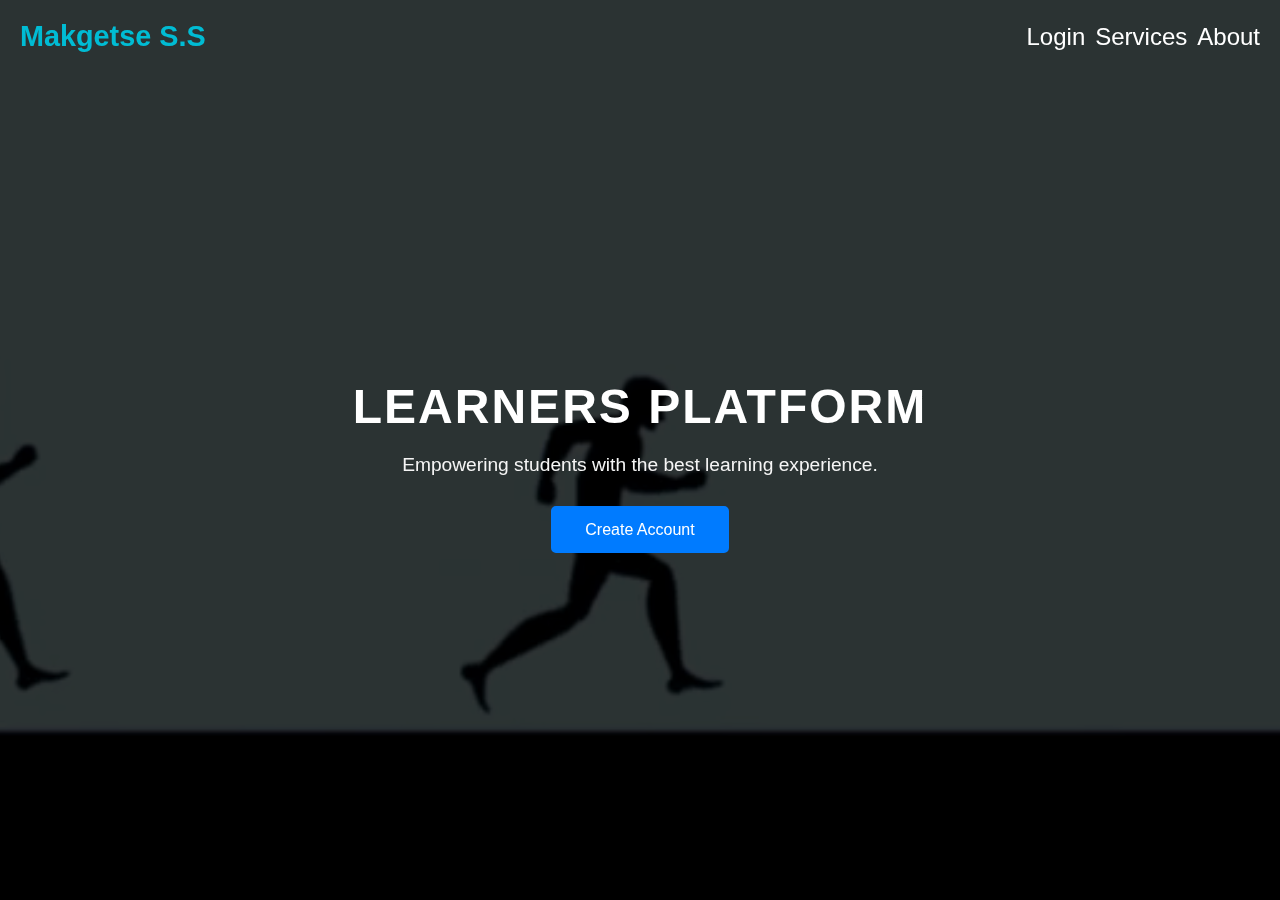
<file: index.html>
<!DOCTYPE html>
<html lang="en">
<head>
    <meta charset="UTF-8">
    <meta name="viewport" content="width=device-width, initial-scale=1.0">
    <title>Makgetse Dashboard | Welcome</title>
    <link rel="shortcut icon" href="favicon.ico" type="image/x-icon">
    <style>
        body{
            height:110vh;
            width:100vw;
            background-color:black;
            overflow: hidden;
        }
        .loading{
 height:110vh;
 overflow: hidden;
    
}
.loader{
    height:100vh;
    width:100vw;
    position: absolute;
    z-index: 10000000000000000000;
    background-color: black;
    top:0;
    left:0;
    right:0;
    bottom: 0;
    display: flex;
    align-items: center;
    justify-content: center;
    flex-direction: column;
    


}
.headl{
    font-size: 2rem;
    color: aqua;
}

.hide{
    visibility: hidden;
    min-height: 0px;
    min-width: 0px;
    max-width: 0px;
    max-height: 0px;
    opacity: 0;
    overflow: hidden;
}
.bload{
top:0;
    left:0;
    right:0;
    bottom: 0;
    display: flex;
    align-items: center;
    justify-content: center;
    flex-direction: column;
   overflow:hidden;
   height:100vh
    
}
    
    
    @keyframes spin {
  from {
    transform: rotate(0);
  }
  to{
    transform: rotate(359deg);
  }
}

@keyframes spin3D {
  from {
    transform: rotate3d(.5,.5,.5, 360deg);
  }
  to{
    transform: rotate3d(0deg);
  }
}

@keyframes configure-clockwise {
  0% {
    transform: rotate(0);
  }
  25% {
    transform: rotate(90deg);
  }
  50% {
    transform: rotate(180deg);
  }
  75% {
    transform: rotate(270deg);
  }
  100% {
    transform: rotate(360deg);
  }
}

@keyframes configure-xclockwise {
  0% {
    transform: rotate(45deg);
  }
  25% {
    transform: rotate(-45deg);
  }
  50% {
    transform: rotate(-135deg);
  }
  75% {
    transform: rotate(-225deg);
  }
  100% {
    transform: rotate(-315deg);
  }
}

@keyframes pulse {
  from {
    opacity: 1;
    transform: scale(1);
  }
  to {
    opacity: .25;
    transform: scale(.75);
  }
}

/* GRID STYLING */

* {
  box-sizing: border-box;
}



.spinner-box {
  width: 300px;
  height: 300px;
  display: flex;
  justify-content: center;
  align-items: center;
  background-color: transparent;
}

/* SPINNING CIRCLE */




/* ALTERNATING ORBITS */

.circle-border {
  width: 150px;
  height: 150px;
  padding: 3px;
  display: flex;
  justify-content: center;
  align-items: center;
  border-radius: 50%;
  background: rgb(63,249,220);
  background: linear-gradient(0deg, rgba(63,249,220,0.1) 33%, rgba(63,249,220,1) 100%);
  animation: spin .8s linear 0s infinite;
}

.circle-core {
  width: 100%;
  height: 100%;
  background-color: #1d2630;
  border-radius: 50%;
}

/* X-ROTATING BOXES */

.configure-border-1 {
  width: 115px;
  height: 115px;
  padding: 3px;
  position: absolute;
  display: flex;
  justify-content: center;
  align-items: center;
  background: #fb5b53;
  animation: configure-clockwise 3s ease-in-out 0s infinite alternate;
}

.configure-border-2 {
  width: 115px;
  height: 115px;
  padding: 3px;
  left: -115px;
  display: flex;
  justify-content: center;
  align-items: center;
  background: rgb(63,249,220);
  transform: rotate(45deg);
  animation: configure-xclockwise 3s ease-in-out 0s infinite alternate;
}

.configure-core {
  width: 100%;
  height: 100%;
  background-color: #1d2630;
}

/* PULSE BUBBLES */

.pulse-container {
  width: 120px;
  display: flex;
  justify-content: space-between;
  align-items: center;
}

.pulse-bubble {
  width: 20px;
  height: 20px;
  border-radius: 50%;
  background-color: #3ff9dc;
}

.pulse-bubble-1 {
    animation: pulse .4s ease 0s infinite alternate;
}
.pulse-bubble-2 {
    animation: pulse .4s ease .2s infinite alternate;
}
.pulse-bubble-3 {
    animation: pulse .4s ease .4s infinite alternate;
}

/* SOLAR SYSTEM */

.solar-system {
  width: 250px;
  height: 250px;
  display: flex;
  justify-content: center;
  align-items: center;
}

.orbit {
	position: relative;
	display: flex;
	justify-content: center;
	align-items: center;
	border: 1px solid #fafbfC;
	border-radius: 50%;
} 

.earth-orbit {
	width: 165px;
	height: 165px;
  animation:spin 12s linear 0s infinite;
  -webkit-animation: spin 12s linear 0s infinite;
}

.venus-orbit {
	width: 120px;
	height: 120px;
  animation: spin 7.4s linear 0s infinite;
  -webkit-animation: spin 7.4s linear 0s infinite;
}

.mercury-orbit {
	width: 90px;
	height: 90px;
  animation:spin 3s linear 0s infinite;
  -webkit-animation: spin 3s linear 0s infinite;
}

.planet {
	position: absolute;
	top: -5px;
  width: 10px;
  height: 10px;
	border-radius: 50%;
  background-color: #3ff9dc;
}

.sun {
	width: 35px;
	height: 35px;
	border-radius: 50%;
	background-color: #ffab91;
}

.leo {
	position: absolute;
	display: flex;
	justify-content: center;
	align-items: center;
	border-radius: 50%;
}

.blue-orbit {
	width: 165px;
	height: 165px;
  border: 1px solid #91daffa5;
  animation: spin3D 3s linear .2s infinite;
  -webkit-animation: spin3D 3s linear .2s infinite;
  
}

.green-orbit {
	width: 120px;
	height: 120px;
  border: 1px solid #91ffbfa5;
  animation:spin3D 2s linear 0s infinite;
  -webkit-animation: spin3D 2s linear 0s infinite;
}

.red-orbit {
	width: 90px;
	height: 90px;
  border: 1px solid #ffca91a5;
  animation: spin3D 1s linear 0s infinite;
  -webkit-animation: spin3D 1s linear 0s infinite;
}

.white-orbit {
	width: 60px;
	height: 60px;
  border: 2px solid #ffffff;
  animation: spin3D 10s linear 0s infinite;
  -webkit-animation: spin3D 10s linear 0s infinite;
}

.w1 {
  transform: rotate3D(1, 1, 1, 90deg);
}

.w2 {
  transform: rotate3D(1, 2, .5, 90deg);
}

.w3 {
  transform: rotate3D(.5, 1, 2, 90deg);
}

.three-quarter-spinner {
  width: 50px;
  height: 50px;
  border: 3px solid #fb5b53;
  border-top: 3px solid transparent;
  border-radius: 50%;
  animation: spin .5s linear 0s infinite;
}
    </style>
    <script>
        window.addEventListener('load',()=>{
         document.querySelector('style').innerHTML=`/* Global Styles */
    html, body {
      margin: 0;
      padding: 0;
      font-family: 'Roboto', sans-serif;
      background-color: #000;
      color: whitesmoke;
      overflow: hidden;
      min-height: 100vh;
    }
    
    /* Header Syles */
    .site-header {
      position: absolute;
      top: 0;
      left: 0;
      width: 100vw;
      
      display: flex;
      justify-content: space-between;
      align-items: center;
      z-index: 100;
      /* border: 1px solid red; */
    }
    .site-header .logo {
      font-size: 1.8rem;
      font-weight: bold;
      color:#00bcd4;

      margin: 20px;
    }
    .site-header .nav-menu ul {
      list-style: none;
      display: flex;
      margin: 0;
      padding: 0;
      padding-right: 20px;
      /* border: 1px solid red; */
    }
    .site-header .nav-menu ul li {
      margin-left: 10px;
      /* border: 1px solid red; */
    }
    .site-header .nav-menu ul li a {
      text-decoration: none;
      color: #fff;
      transition: color 0.3s ease;
      font-weight: 500;
      font-size: large;
      font-family: sans-serif;
    }
    .site-header .nav-menu ul li a:hover {
        color: whitesmoke;
      animation: fadeIn 1.5s ease-out;
    }
    
    /* Hero Section */
    .hero-section {
      position: relative;
      width: 100%;
      height: 100vh;
      display: flex;
      justify-content: center;
      align-items: center;
      text-align: center;
      overflow: hidden;
    }
    
    /* Background Video */
    .hero-video {
      position: absolute;
      top: 0;
      left: 0;
      width: 100vw;
      height: 100vh;
      object-fit: cover;
      z-index: 1;
      }
    
    /* Dark Overlay for Contrast */
    .overlay {
      position: absolute;
      top: 0;
      left: 0;
      width: 100vw;
      height: 100vh;
      background: rgba(0, 0, 0, 0.8);
      z-index: 44;
    }
    
    /* Hero Content */
    .hero-content {
      position: relative;
      max-width: 800px;
      padding: 20px;
      animation: fadeIn 1.5s ease;
      z-index: 44;
    }
    
    .hero-content h1 {
      font-size: 3rem;
      margin-bottom: 20px;
      letter-spacing: 2px;
      text-transform: uppercase;
      animation: slideDown 1s ease-out;
      color: #fff;
    }
    
    .hero-content p {
      font-size: 1.2rem;
      margin-bottom: 30px;
      animation: slideDown 1.5s ease-out;
    }
    
    /* CTA Buttons */
    .cta-buttons {
      display: inline-flex;
      gap: 20px;
      flex-wrap: wrap;
      justify-content: center;
    }
    
    .cta-button {
      background: #007bff;
      border: 2px solid #007bff;
      color: #fff;
      padding: 0.8rem 2rem;
      font-size: 1rem;
      border-radius: 5px;
      cursor: pointer;
      transition: background 0.3s, transform 0.3s, color 0.3s;
      animation: fadeIn 2s ease;
    }
    
    .cta-button:hover {
      background: transparent;
      color: #007bff;
      transform: scale(1.1);
    }
    
    /* Keyframe Animations */
    @keyframes fadeIn {
      from { opacity: 0; }
      to { opacity: 1; }
    }
    
    @keyframes slideDown {
      from { transform: translateY(-20px); opacity: 0; }
      to { transform: translateY(0); opacity: 1; }
    }
      @media only screen and (max-width:572px){
      .hero-content h1{
      font-size: larger}
      
      .hero-content p{
      font-size: small}

       .site-header .logo {
       font-size:large;
       }
       #ss{
       display:none}

      }
       @media only screen and (min-width:386px){
       #ss{
       display:unset}
       }
        

       @media only screen and (min-width:500px){
        .site-header .nav-menu ul li a{
        font-size:x-large;}
       }
      `
        })
    </script>
</head>
<body>
    <div class="loader" id="loader">
        <div class="headl">Makgetse S.S</div>

        <div class="spinner-box">
            <div class="blue-orbit leo">
            </div>

            <div class="green-orbit leo">
            </div>

            <div class="red-orbit leo">
            </div>

            <div class="white-orbit w1 leo">
            </div>
            <div class="white-orbit w2 leo">
            </div>
            <div class="white-orbit w3 leo">
            </div>
        </div>
    </div>
    <header class="site-header">
      <div class="logo">Makgetse <span id="ss">S.S</span></div>
      <nav class="nav-menu">
        <ul>
          <li><a href="login/">Login</a></li>
          <li><a href="services/">Services</a></li>
          <li><a href="about/">About</a></li>
          
        </ul>
      </nav>
    </header>
  
    <!-- Hero Section with Background Video -->
    <section class="hero-section">
      <!-- Background Video -->
      <video class="hero-video" loop muted autoplay playsinline>
        <source src="sources/v1.mp4" type="video/mp4" />
        Your browser does not support the video tag.
      </video>
      <!-- Overlay for Contrast -->
      <div class="overlay"></div>
      <!-- Hero Content -->
      <div class="hero-content">
        <h1 id="hed" >Learners Platform</h1>
        <p id="par" >Empowering students with the best learning experience.</p>
        <div class="cta-buttons">
          <button class="cta-button">Create Account</button>
          <!-- <button class="cta-button">Explore More</button> -->
        </div>
      </div>
    </section>
  

    <script>
        window.addEventListener('load',()=>{
         document.querySelector('#loader').style.display='none'
         let tbn= document.querySelector('.cta-button')
         tbn.addEventListener('click',()=>{
          window.location.assign('register/')
         })
        })
    </script>
    
</body>
</html>
</file>
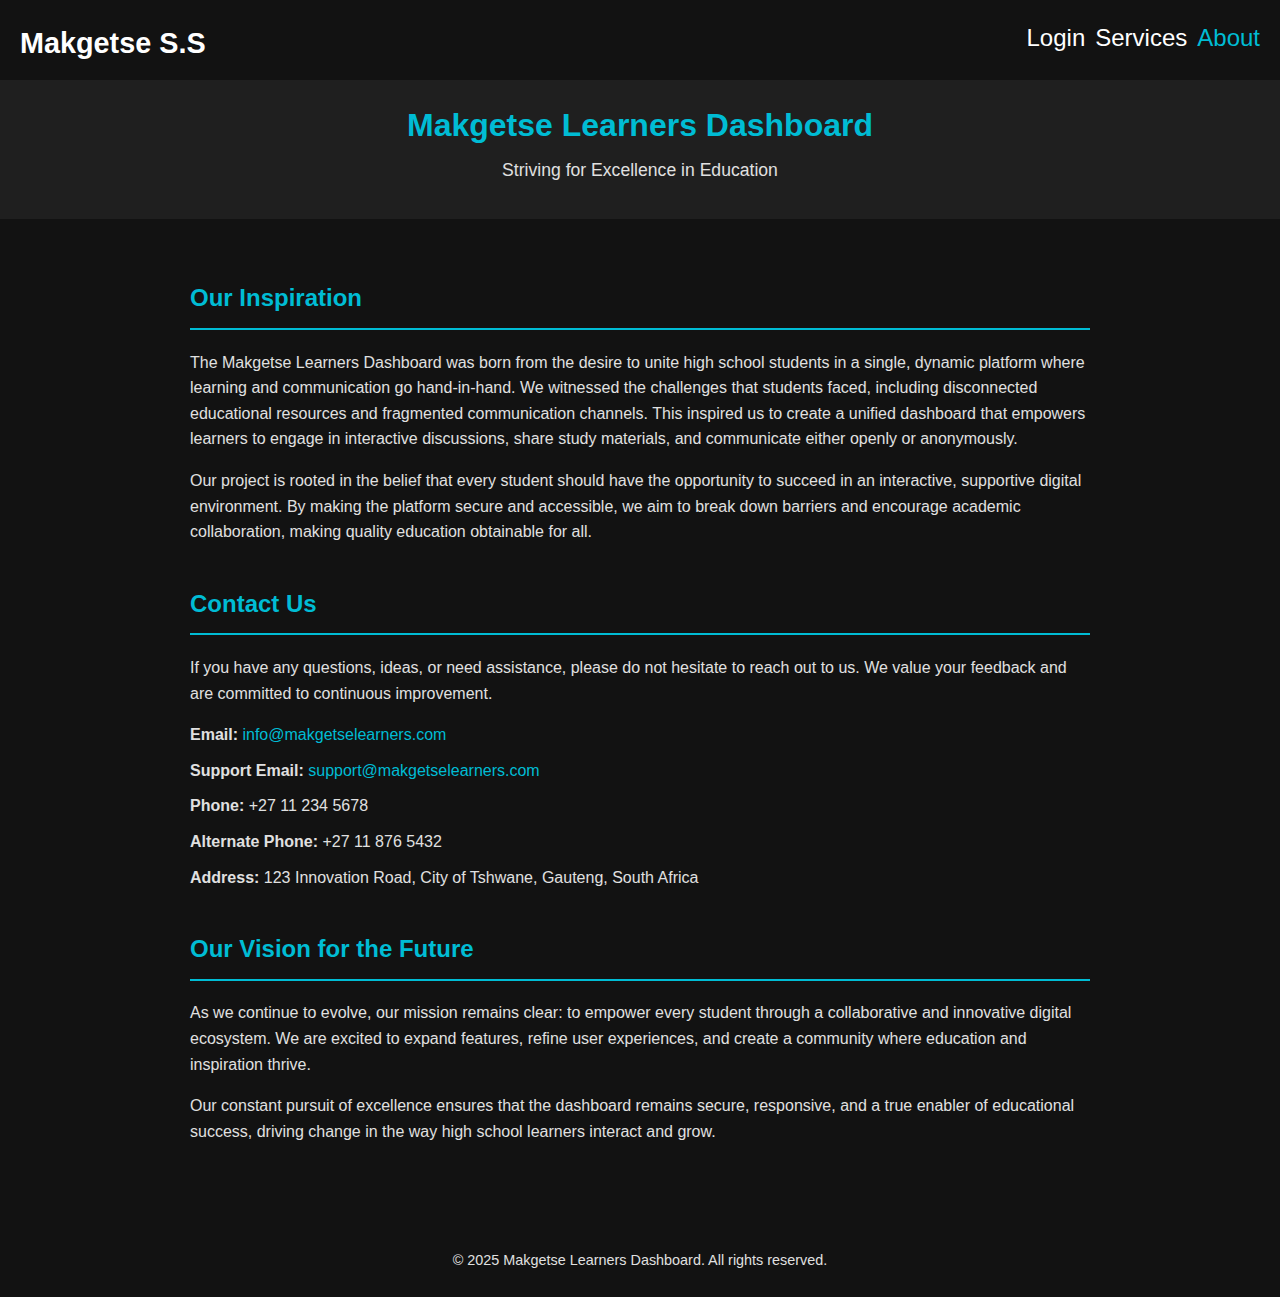
<file: about/index.html>
<!DOCTYPE html>
<html lang="en">
<head>
  <meta charset="UTF-8">
  <meta name="viewport" content="width=device-width, initial-scale=1.0">
  <title>About - Makgetse Learners Dashboard</title>
  <style>
    body {
      background-color: #121212;
      color: #e0e0e0;
      font-family: Arial, sans-serif;
      margin: 0;
      padding: 0;
      line-height: 1.6;
    }
    .site-header {
      position: absolute;
      top: 0;
      left: 0;
      width: 100vw;
      
      display: flex;
      justify-content: space-between;
      align-items: center;
      z-index: 100;
      /* border: 1px solid red; */
    }
    .site-header .logo {
      font-size: 1.8rem;
      font-weight: bold;
      color: #fff;
      cursor: pointer;
      margin: 20px;
    }
    .site-header .nav-menu ul {
      list-style: none;
      display: flex;
      margin: 0;
      padding: 0;
      padding-right: 20px;
      /* border: 1px solid red; */
    }
    .site-header .nav-menu ul li {
      margin-left: 10px;
      /* border: 1px solid red; */
    }
    .site-header .nav-menu ul li a {
      text-decoration: none;
      color: #fff;
      transition: color 0.3s ease;
      font-weight: 500;
      font-size: large;
      font-family: sans-serif;
    }
    .site-header .nav-menu ul li a:hover , .site-header .logo:hover {
      color: whitesmoke;
      animation: fadeIn 1.5s ease-out
    }
    #main{
        animation:unset
    }


    section {
      margin-bottom: 40px;
    h2{
    animation: slideDown 1.5s ease-out;
}
    p ,ul{
        animation: slideDown 0.7s ease-out;  
    }
    }
    h2 {
      color: #00bcd4;
      border-bottom: 2px solid #00bcd4;
      padding-bottom: 10px;
    }
    p {
      margin-bottom: 15px;
    }
    ul {
      list-style-type: none;
      padding: 0;
    }
    li {
      margin-bottom: 10px;
    }
    a {
      color: #00bcd4;
      text-decoration: none;
    }
    a:hover {
      text-decoration: underline;
    }
    footer {
      background-color: transparent;
      text-align: center;
      padding: 10px;
      font-size: 0.9em;
    }
    .container {
      max-width: 900px;
      margin: 20px auto;
      padding: 20px;
    }


    @keyframes fadeIn {
      from { opacity: 0; }
      to { opacity: 1; }
    }
    
    @keyframes slideDown {
      from { transform: translateY(-20px); opacity: 0; }
      to { transform: translateY(0); opacity: 1; }
    }
      @media only screen and (max-width:572px){
      .hero-content h1{
      font-size: larger}
      
      .hero-content p{
      font-size: small}

       .site-header .logo {
       font-size:large;
       }
       #ss{
       display:none}

      }
       @media only screen and (min-width:386px){
       #ss{
       display:unset}
       }
        

       @media only screen and (min-width:500px){
        .site-header .nav-menu ul li a{
        font-size:x-large;}
       }


    #main{
      color:#00bcd4
    }
    .header {
      background-color: #1f1f1f;
      padding: 20px;
      text-align: center;
      margin-top: 80px;
    }
    .header h1 {
      margin: 0;
      color: #00bcd4;
    }
    .header p {
      margin-top: 5px;
      font-size: 1.1em;
    }
    @media (max-width: 355px) {
      .header h1{
        font-size:large;
      }
      .header p{
        font-size:0.8em
      }}

    @media (max-width: 600px) {
      header h1 {
        font-size: 1.8em;
      }
      h2 {
        font-size: 1.5em;
      }
    }
  </style>
</head>
<body>
  
    <header class="site-header">
        <div class="logo">Makgetse <span id="ss">S.S</span></div>
        <nav class="nav-menu">
          <ul>
            <li><a href="../login/">Login</a></li>
            <li><a href="../services/">Services</a></li>
            <li><a id="main"   href="../about/">About</a></li>
            
          </ul>
        </nav>
      </header>

      <div class="header">
        <h1>Makgetse Learners Dashboard </h1>
        <p>Striving for Excellence in Education</p>
      </div>

  <div class="container">
    <!-- Inspiration Section -->
    <section id="inspiration">
      <h2>Our Inspiration</h2>
      <p>
        The Makgetse Learners Dashboard was born from the desire to unite high school students in a single, dynamic platform where learning and communication go hand-in-hand. We witnessed the challenges that students faced, including disconnected educational resources and fragmented communication channels. This inspired us to create a unified dashboard that empowers learners to engage in interactive discussions, share study materials, and communicate either openly or anonymously.
      </p>
      <p>
        Our project is rooted in the belief that every student should have the opportunity to succeed in an interactive, supportive digital environment. By making the platform secure and accessible, we aim to break down barriers and encourage academic collaboration, making quality education obtainable for all.
      </p>
    </section>

    <!-- Contact Section -->
    <section id="contact">
      <h2>Contact Us</h2>
      <p>If you have any questions, ideas, or need assistance, please do not hesitate to reach out to us. We value your feedback and are committed to continuous improvement.</p>
      <ul>
        <li><strong>Email:</strong> <a href="mailto:info@makgetselearners.com">info@makgetselearners.com</a></li>
        <li><strong>Support Email:</strong> <a href="mailto:support@makgetselearners.com">support@makgetselearners.com</a></li>
        <li><strong>Phone:</strong> +27 11 234 5678</li>
        <li><strong>Alternate Phone:</strong> +27 11 876 5432</li>
        <li><strong>Address:</strong> 123 Innovation Road, City of Tshwane, Gauteng, South Africa</li>
      </ul>
    </section>

    <!-- Future Vision Section -->
    <section id="vision">
      <h2>Our Vision for the Future</h2>
      <p>
        As we continue to evolve, our mission remains clear: to empower every student through a collaborative and innovative digital ecosystem. We are excited to expand features, refine user experiences, and create a community where education and inspiration thrive.
      </p>
      <p>
        Our constant pursuit of excellence ensures that the dashboard remains secure, responsive, and a true enabler of educational success, driving change in the way high school learners interact and grow.
      </p>
    </section>
  </div>

  <footer>
    <p>&copy; 2025 Makgetse Learners Dashboard. All rights reserved.</p>
  </footer>
  <script>
    let logo= document.querySelector('.logo')
    logo.addEventListener('click',()=>{
      window.location.assign('../')
    })
  </script>
</body>
</html>
</file>
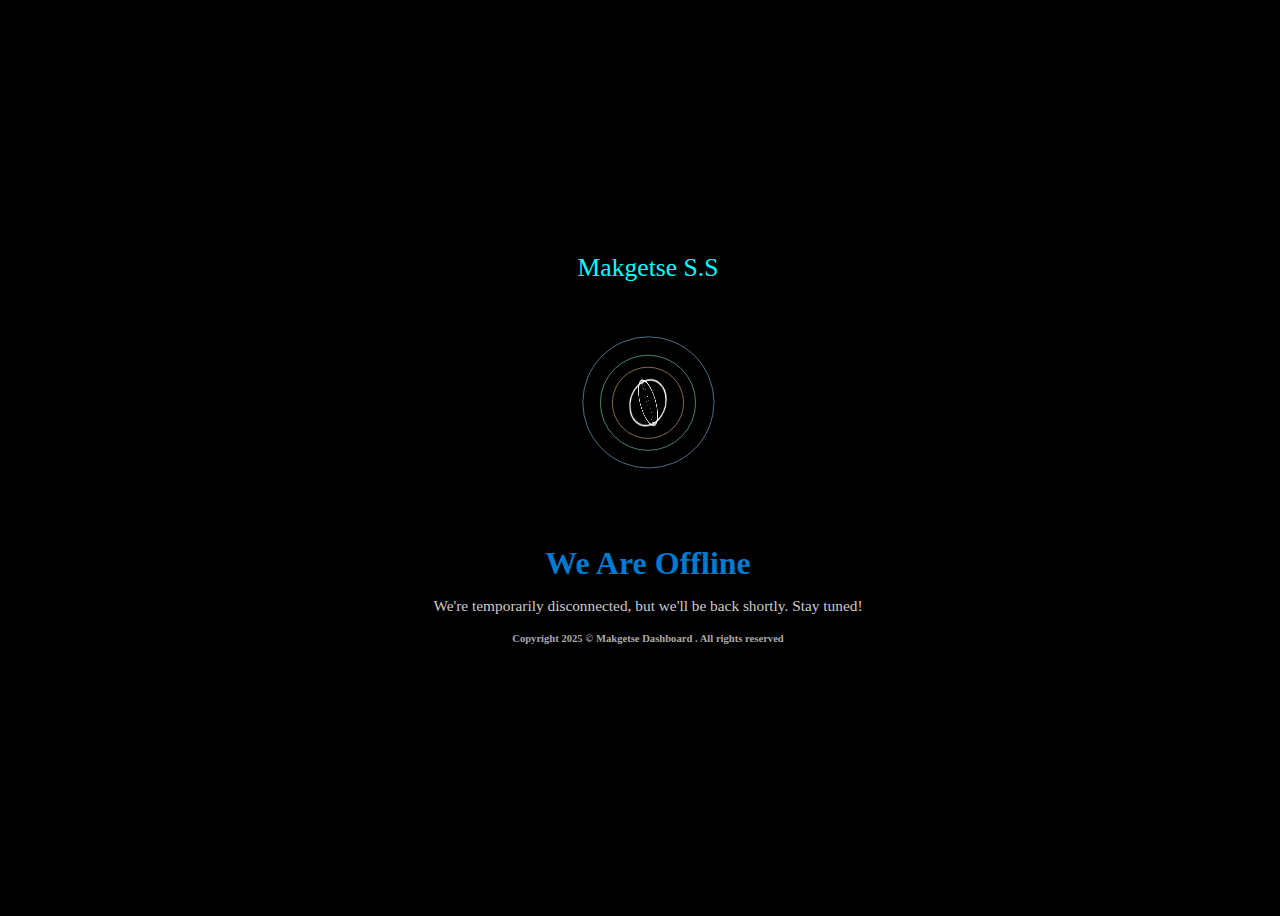
<file: cost/index.html>
<!DOCTYPE html>
<html lang="en">
<head>
  <meta charset="UTF-8">
  <meta name="viewport" content="width=device-width, initial-scale=1.0">
  <title>Learner | more</title>
  <link rel="stylesheet" href="css/cost.css">
  <link rel="shortcut icon" href="../favicon.ico" type="image/x-icon">
  <script src="../js/allhandler.js"></script>
  
  <script src="js/mod.js"></script>
</head>
<body>
    <div class="inf">Hello <span class="Uname"></span></div>
  <div class="container">
    <h1>Order Your NSPanel</h1>
    <form id="orderForm">
      <label class="hi" for="quantity">How many NSPanels do you want?</label>
      <input type="number" id="quantity" name="quantity" min="1" required>
      <p>Total Cost: <span id="totalCost">R0.00</span></p>
      <div class="h">
     <div class="continue">Continue</div>
    </div>
    </form>
  </div>
  <p id="footer">Copyright &copy; <span class="date"></span> Makgetse Learners Dashboard .&nbsp; All rights reserved</p>
  <script src="js/cost.js"></script>
</body>
</html>
</file>
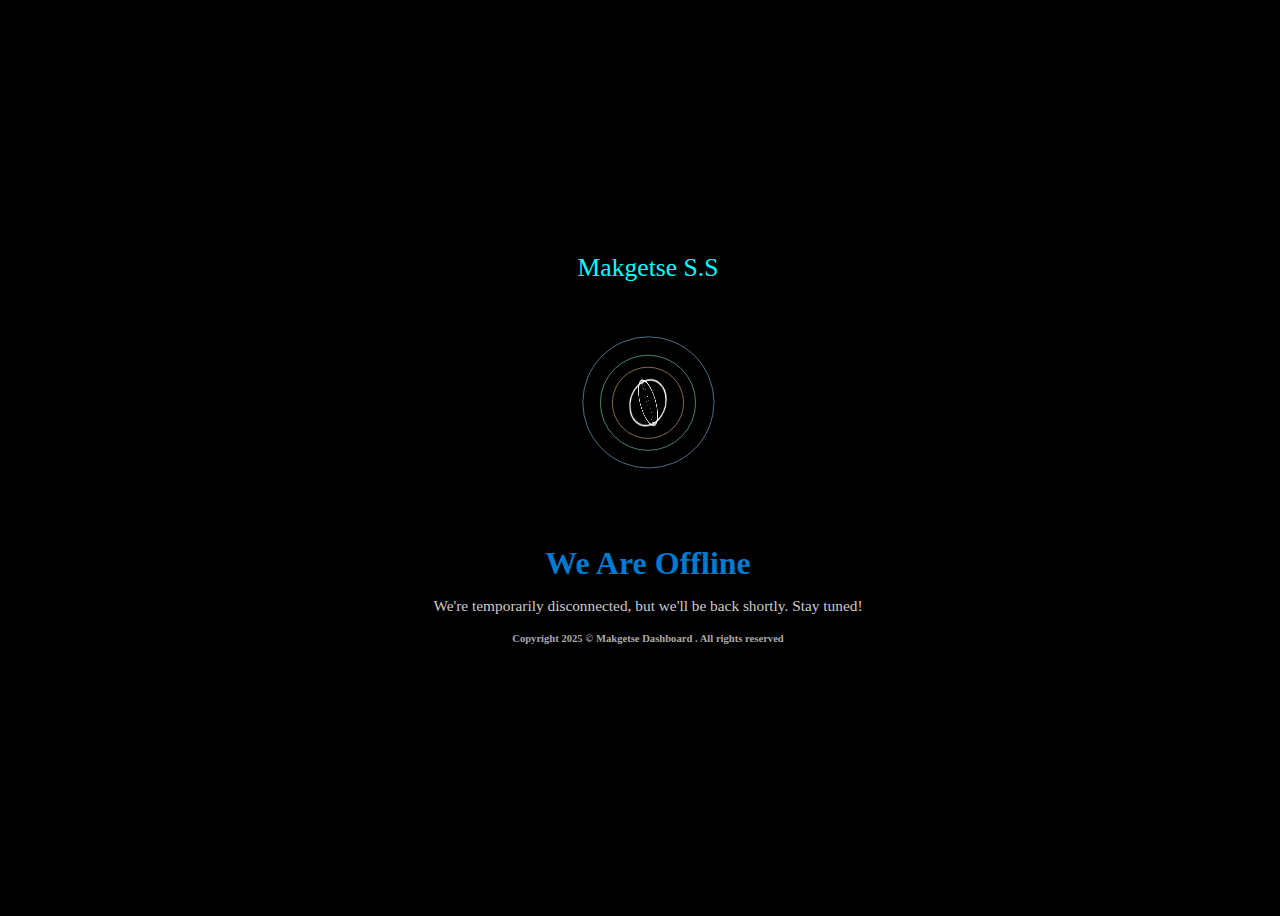
<file: login/index.html>
<!DOCTYPE html>
<html lang="en">
<head>
  <meta charset="UTF-8">

  <meta name="viewport" content="width=device-width, initial-scale=1.0, maximum-scale=1.0, user-scalable=no">
  <meta name="Author" content="Katlego Mathe">
  <meta name="Description" content="Login Interface">
  <title>Makgetse Dashboard | Login</title>
  <link rel="stylesheet" href="">
  <link rel="shortcut icon" href="../favicon.ico" type="image/x-icon">
  <script src="../js/allhandler.js"></script>
  <script src="js/mod.js"></script>
  <style>
    .bs{
   visibility: hidden;
    }
  </style>
</head>
<body class="bs" id="bs2_">
  <script>
    window.addEventListener('load',()=>{
  // alert('hey')
    let rst= document.getElementById('bs2_')
    if (rst){rst.style.visibility='visible'}

})

  </script>

  
  <div class="com_name">Learner</div>
  <div class="login-container">
    <div class="login-form">
      <h2 class="reg_h">Login</h2>
      <form id="loginForm" onsubmit="return validateForm()">
        <div class="input-group">
          <label for="email"> Email</label>
          <input type="email" id="email" name="email" required>
        </div>
        <div class="input-group">
          <label for="password">Password</label>
          <input type="password" id="password" name="password" required>
        </div>
        <button id="btn_l" class="" type="submit">Login</button>
        <p class="message">Not registered? <a href="../register/index.html">Create an account</a></p>
      </form>
    </div>
  </div>
 
  <p class="message m2">Copyright &copy; <span id='current-year'>2024</span> Makgetse Dashboard . All rights reserved.</p>
  <script src="js/lgin.js"></script>
</body>

</html>
</file>
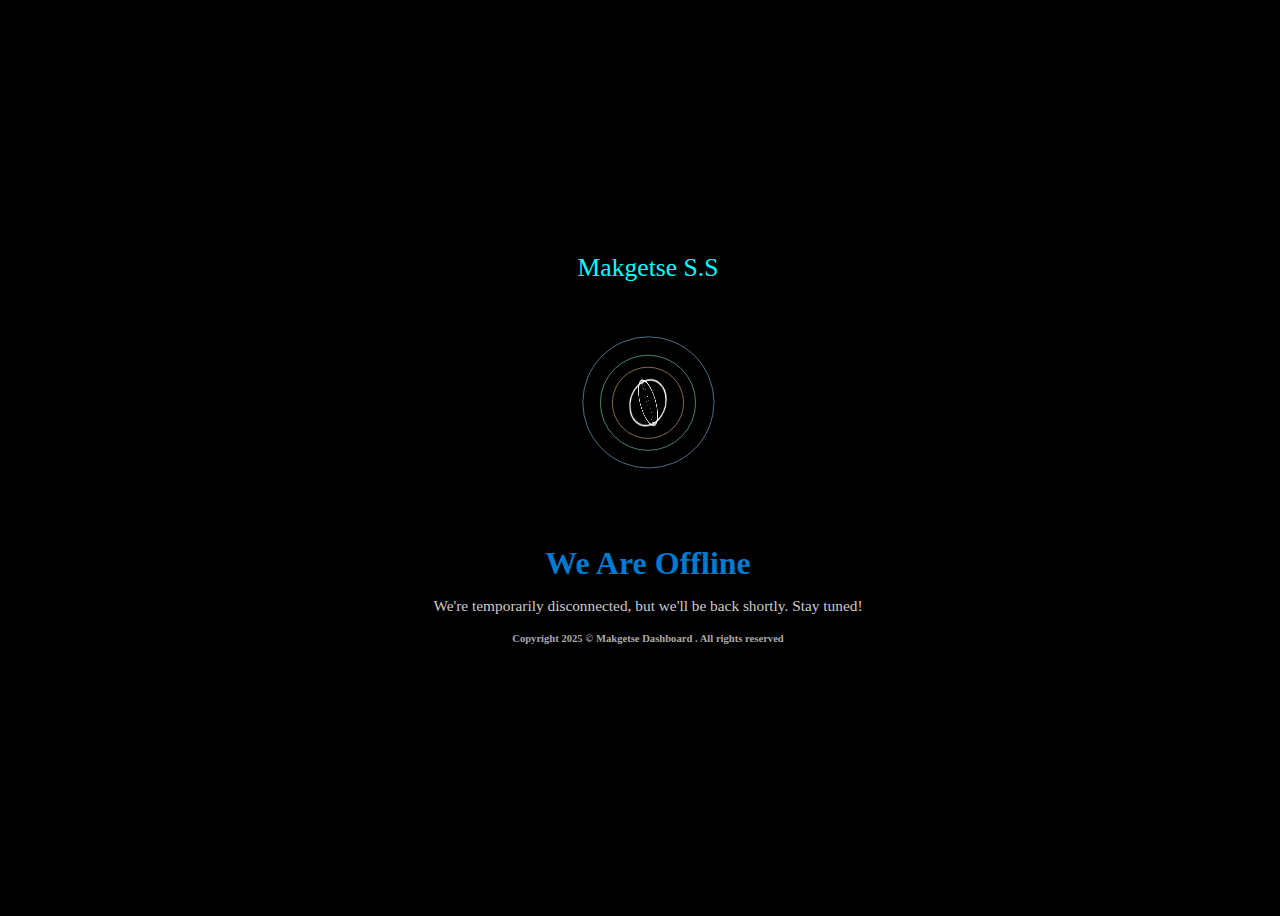
<file: register/index.html>
<!DOCTYPE html>
<html lang="en">
<head>
 
  <meta name="viewport" content="width=device-width, initial-scale=1.0">
  <title>Makgetse Dashboard | Registration</title>
  <link rel="stylesheet" href="css/reg.css">
  <link rel="shortcut icon" href="../favicon.ico" type="image/x-icon">
  <script src="../js/allhandler.js"></script>
  <script src="js/mod.js"></script>
  <style>
    .bs{
      visibility: hidden;
    }
  </style>
  
</head>
<body id='bs2_' class="bs">
    <div class="com_name">Learner</div>
  <div class="registration-container">
    <div class="registration-form">
      <h2 class="reg_h">Register</h2>
      <form id="registrationForm" onsubmit="return validateForm()">
        <div class="input-group">
          <label for="email">Email</label>
          <input type="email" id="email" name="email" required>
        </div>
        <div class="input-group">
          <label for="grade">Grade</label>
          <input type="number" min="10" maxlength="2" minlength="2" max="12" id="grade" name="text" required>
        </div>
        <div class="input-group">
          <label for="username">Username</label>
          <input type="text" id="username" name="username" required maxlength="20">
        </div>
        <div class="input-group">
          <label for="password">Password</label>
          <input type="password" id="password" name="password" minlength="8" required>
        </div>
        <button id="btn_s" type="submit">Register</button>
        <p class="message">Already registered? <a href="../login">Login</a></p>
      </form>
    </div>
  </div>
  <p class="message m2">By continuing, you agree to our <a href='../Terms _and_Conditions/'>Terms and Conditions</a></p>
  
  <script src="js/reg.js"></script>
</body>
</html>
</file>
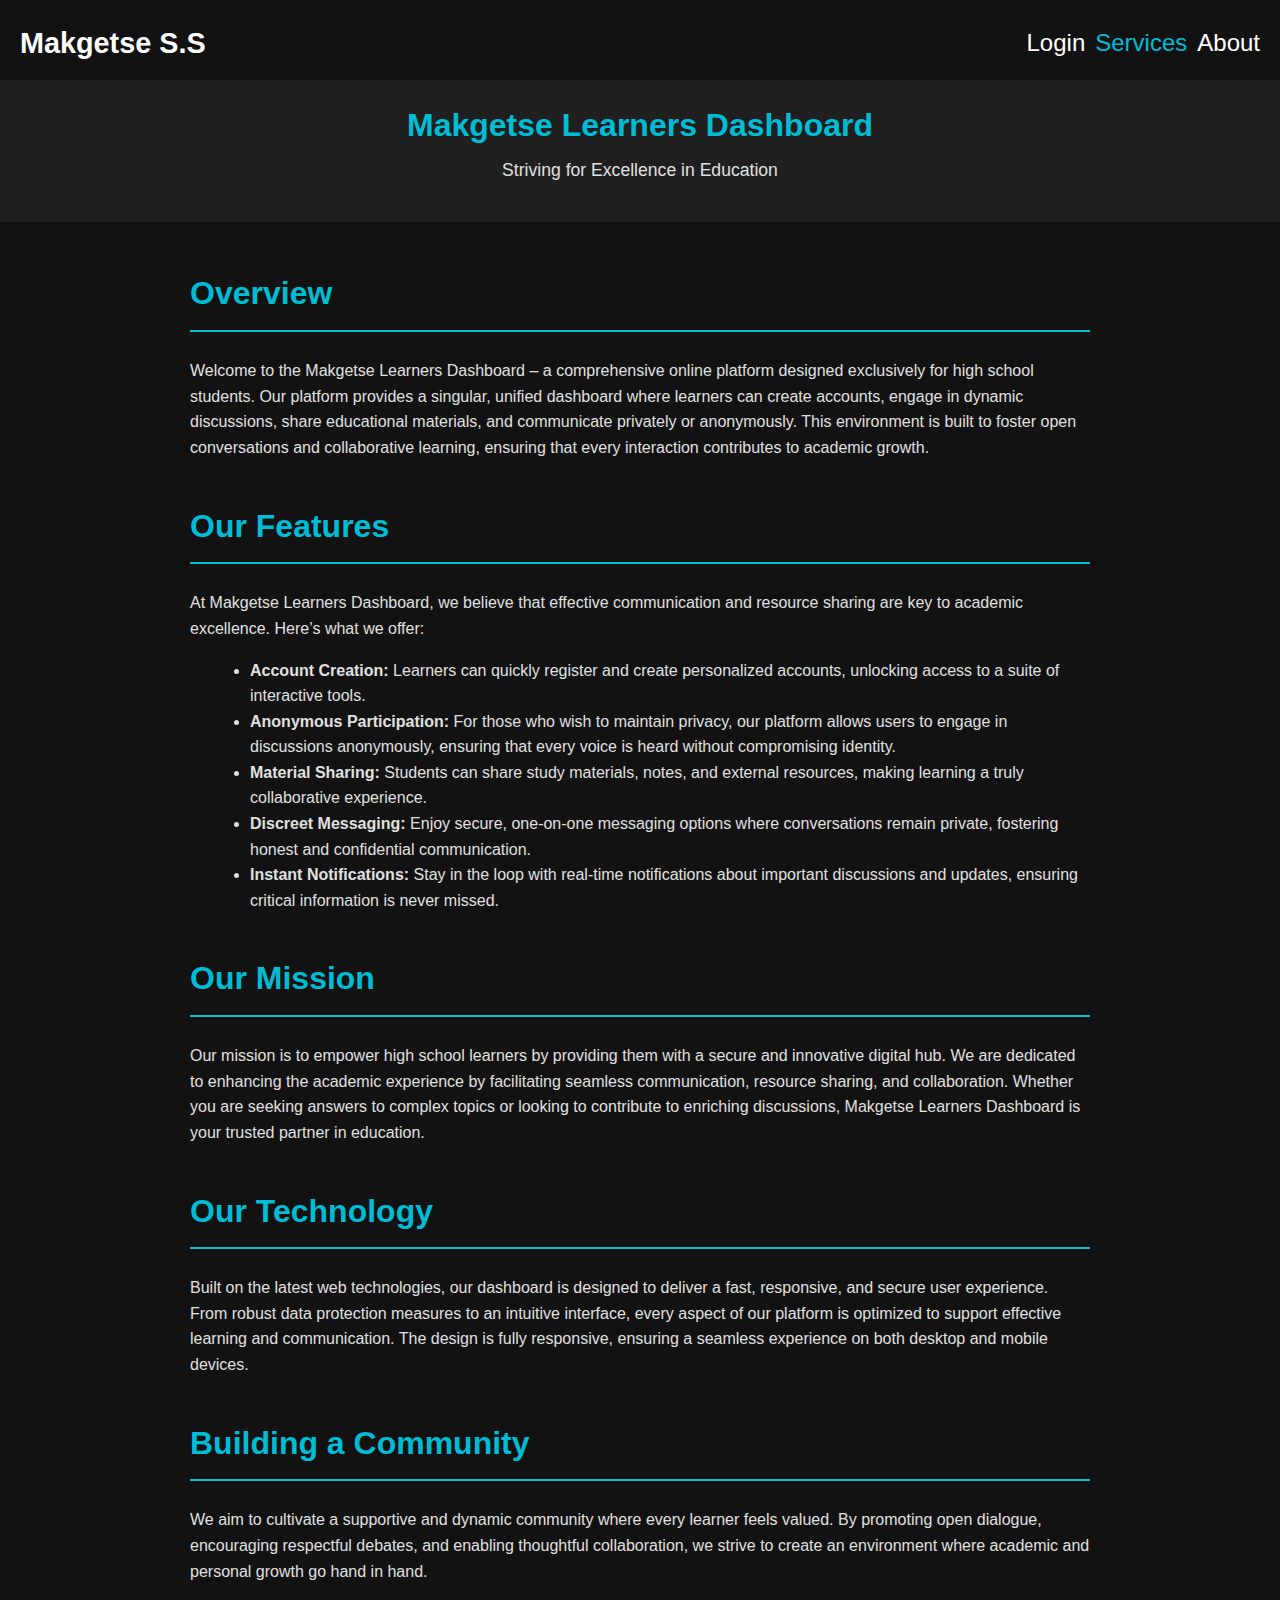
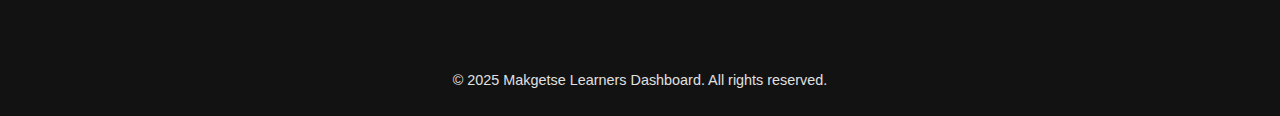
<file: services/index.html>
<!DOCTYPE html>
<html lang="en">
<head>
  <meta charset="UTF-8">
  <meta name="viewport" content="width=device-width, initial-scale=1.0">
  <title>Services - Makgetse Learners Dashboard</title>
  <style>
    h2{
        animation: slideDown 1.5s ease-out;
    }
    p ,ul{
        animation: slideDown 0.7s ease-out;  
    }
    body {
      background-color: #121212; /* Dark background */
      color: #e0e0e0;
      font-family: 'Helvetica Neue', Helvetica, Arial, sans-serif;
      margin: 0;
      padding: 0;
      line-height: 1.6;
    }
   
    .container {
      max-width: 900px;
      margin: auto;
      padding: 20px;
    }
    .section {
      margin-bottom: 40px;
      /* margin-top: 80px; */
    }
    .section h2 {
      color: #00bcd4;
      font-size: 2em;
      border-bottom: 2px solid #00bcd4;
      padding-bottom: 10px;
    }
    ul {
      margin-left: 20px;
    }

    .site-header {
      position: absolute;
      top: 0;
      left: 0;
      width: 100vw;
      
      display: flex;
      justify-content: space-between;
      align-items: center;
      z-index: 100;
      /* border: 1px solid red; */
    }
    
    .site-header .logo {
      font-size: 1.8rem;
      font-weight: bold;
      color: #fff;
     cursor: pointer;
      margin: 20px;
    }
    .site-header .nav-menu ul {
      list-style: none;
      display: flex;
      margin: 0;
      padding: 0;
      padding-right: 20px;
      /* border: 1px solid red; */
    }
    .site-header .nav-menu ul li {
      margin-left: 10px;
      /* border: 1px solid red; */
    }
    .site-header .nav-menu ul li a {
      text-decoration: none;
      color: #fff;
      transition: color 0.3s ease;
      font-weight: 500;
      font-size: large;
      font-family: sans-serif;
    }
    .site-header .nav-menu ul li a:hover,.site-header .logo:hover {
      color: whitesmoke;
      animation: fadeIn 1.5s ease-out
    }
    #main{
        animation:unset
    }

    footer {
      background-color: transparent;
      text-align: center;
      padding: 10px;
      font-size: 0.9em;
      position: relative;
    }

     /* Keyframe Animations */
     @keyframes fadeIn {
      from { opacity: 0; }
      to { opacity: 1; }
    }
    
    @keyframes slideDown {
      from { transform: translateY(-20px); opacity: 0; }
      to { transform: translateY(0); opacity: 1; }
    }
      @media only screen and (max-width:572px){
      .hero-content h1{
      font-size: larger}
      
      .hero-content p{
      font-size: small}

       .site-header .logo {
       font-size:large;
       }
       #ss{
       display:none}

      }
       @media only screen and (min-width:386px){
       #ss{
       display:unset}
       }
        

       @media only screen and (min-width:500px){
        .site-header .nav-menu ul li a{
        font-size:x-large;}
       }
    @media (max-width: 600px) {
 
      .section h2 {
        font-size: 1.5em;
      }
    }
    #main{
      color:#00bcd4
    }
    .header {
      background-color: #1f1f1f;
      padding: 20px;
      text-align: center;
      margin-top: 80px;
    }
    .header h1 {
      margin: 0;
      color: #00bcd4;
    }
    .header p {
      margin-top: 5px;
      font-size: 1.1em;
    }
    @media (max-width: 355px) {
      .header h1{
        font-size:large;
      }
      .header p{
        font-size:0.8em
      }

 
 
}
  </style>
</head>
<body>

  
    <header class="site-header">
        <div class="logo">Makgetse <span id="ss">S.S</span></div>
        <nav class="nav-menu">
          <ul>
            <li><a href="../login/">Login</a></li>
            <li><a id="main" href="#">Services</a></li>
            <li><a  href="../about/">About</a></li>
            
          </ul>
        </nav>
      </header>

      <div class="header">
        <h1>Makgetse Learners Dashboard </h1>
        <p>Striving for Excellence in Education</p>
      </div>
  
  <div class="container">
    <!-- Overview Section -->
    <section class="section" id="overview">
      <h2>Overview</h2>
      <p>
        Welcome to the Makgetse Learners Dashboard – a comprehensive online platform designed exclusively for high school students. Our platform provides a singular, unified dashboard where learners can create accounts, engage in dynamic discussions, share educational materials, and communicate privately or anonymously. This environment is built to foster open conversations and collaborative learning, ensuring that every interaction contributes to academic growth.
      </p>
    </section>
    
    <!-- Feature Details Section -->
    <section class="section" id="features">
      <h2>Our Features</h2>
      <p>
        At Makgetse Learners Dashboard, we believe that effective communication and resource sharing are key to academic excellence. Here’s what we offer:
      </p>
      <ul>
        <li>
          <strong>Account Creation:</strong> Learners can quickly register and create personalized accounts, unlocking access to a suite of interactive tools.
        </li>
        <li>
          <strong>Anonymous Participation:</strong> For those who wish to maintain privacy, our platform allows users to engage in discussions anonymously, ensuring that every voice is heard without compromising identity.
        </li>
        <li>
          <strong>Material Sharing:</strong> Students can share study materials, notes, and external resources, making learning a truly collaborative experience.
        </li>
        <li>
          <strong>Discreet Messaging:</strong> Enjoy secure, one-on-one messaging options where conversations remain private, fostering honest and confidential communication.
        </li>
        <li>
          <strong>Instant Notifications:</strong> Stay in the loop with real-time notifications about important discussions and updates, ensuring critical information is never missed.
        </li>
      </ul>
    </section>
    
    <!-- Mission Section -->
    <section class="section" id="mission">
      <h2>Our Mission</h2>
      <p>
        Our mission is to empower high school learners by providing them with a secure and innovative digital hub. We are dedicated to enhancing the academic experience by facilitating seamless communication, resource sharing, and collaboration. Whether you are seeking answers to complex topics or looking to contribute to enriching discussions, Makgetse Learners Dashboard is your trusted partner in education.
      </p>
    </section>
    
    <!-- Technology Section -->
    <section class="section" id="technology">
      <h2>Our Technology</h2>
      <p>
        Built on the latest web technologies, our dashboard is designed to deliver a fast, responsive, and secure user experience. From robust data protection measures to an intuitive interface, every aspect of our platform is optimized to support effective learning and communication. The design is fully responsive, ensuring a seamless experience on both desktop and mobile devices.
      </p>
    </section>
    
    <!-- Community Section -->
    <section class="section" id="community">
      <h2>Building a Community</h2>
      <p>
        We aim to cultivate a supportive and dynamic community where every learner feels valued. By promoting open dialogue, encouraging respectful debates, and enabling thoughtful collaboration, we strive to create an environment where academic and personal growth go hand in hand.
      </p>
    </section>
  </div>
  
  <footer>
    <p>&copy; 2025 Makgetse Learners Dashboard. All rights reserved.</p>
  </footer>
  <script>
    let logo= document.querySelector('.logo')
    logo.addEventListener('click',()=>{
      window.location.assign('../')
    })
  </script>
</body>
</html>
</file>
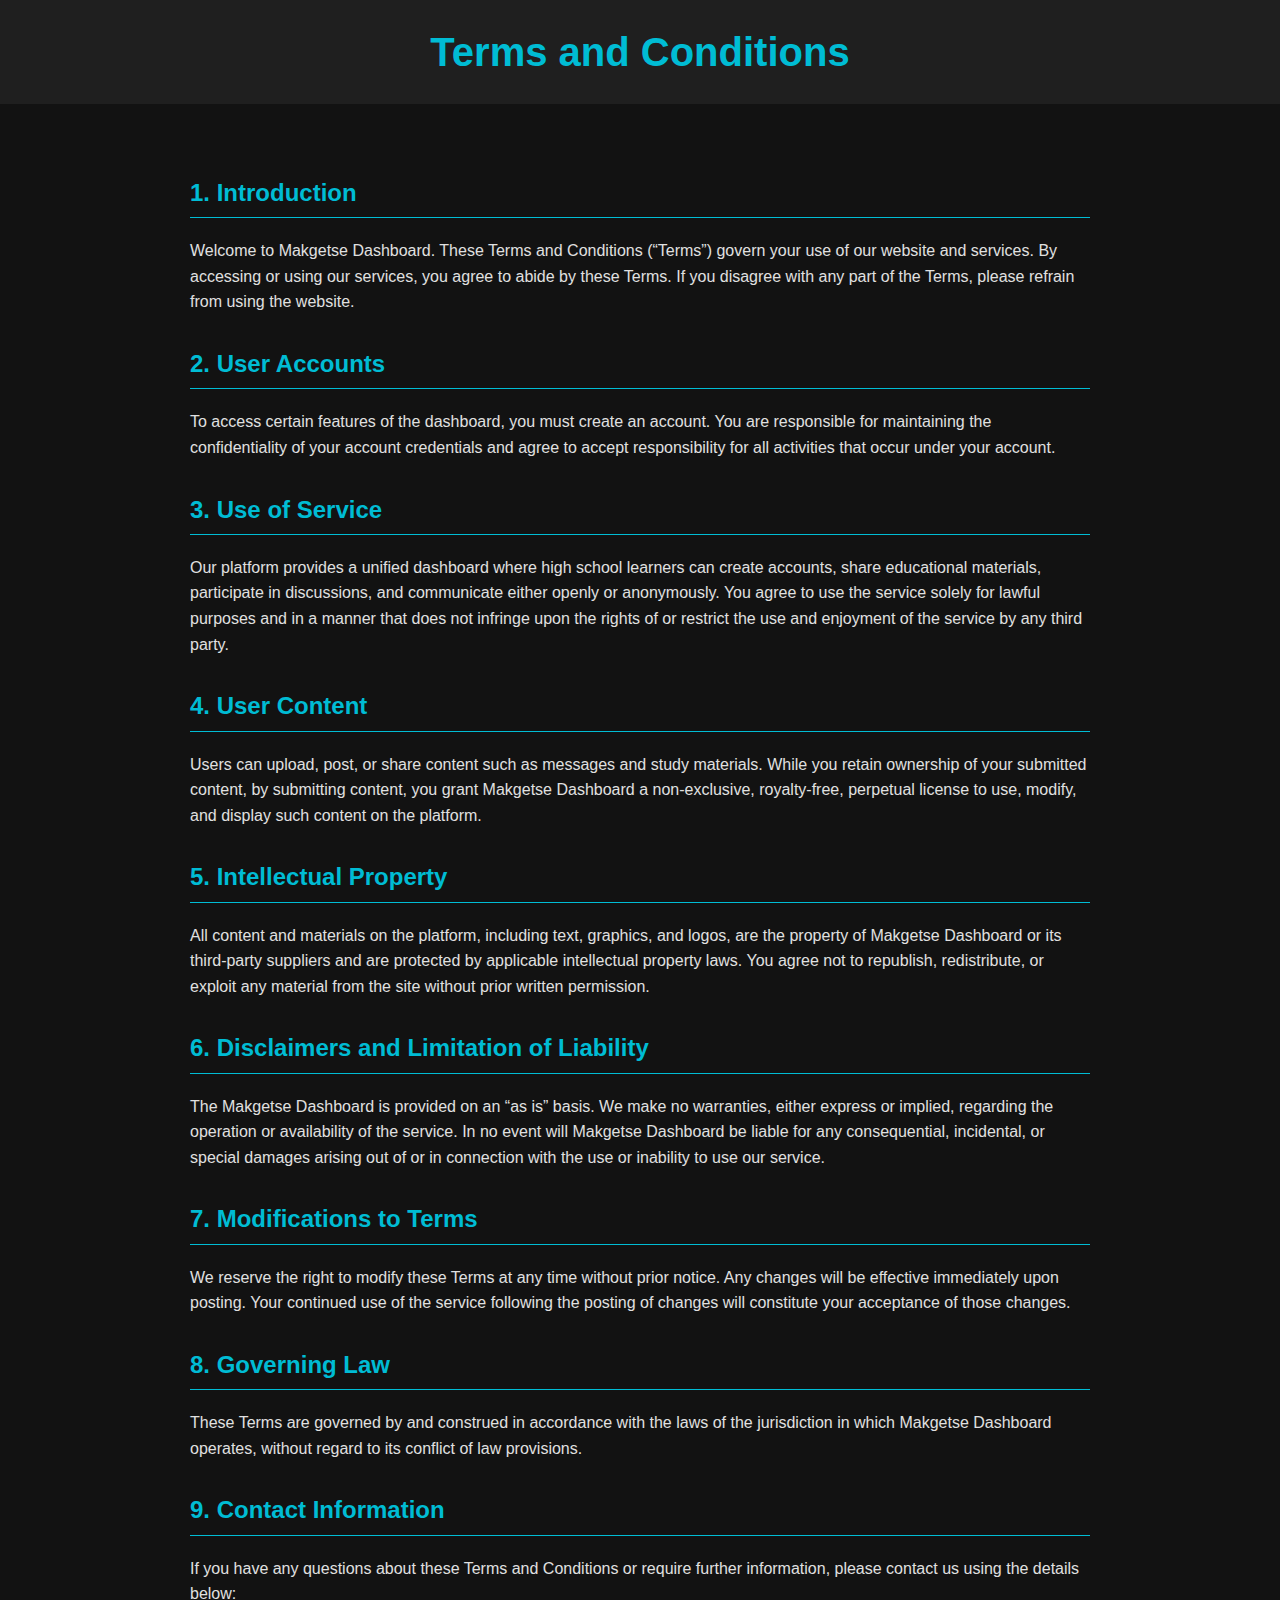
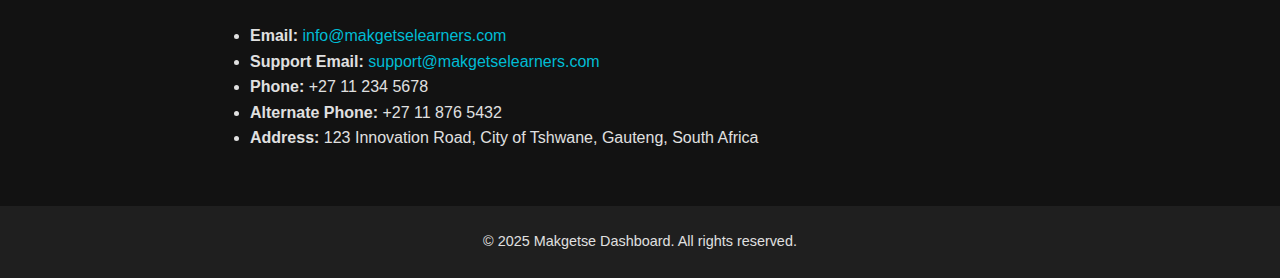
<file: Terms _and_Conditions/index.html>
<!DOCTYPE html>
<html lang="en">
<head>
  <meta charset="UTF-8">
  <meta name="viewport" content="width=device-width, initial-scale=1">
  <title>Terms and Conditions - Makgetse Dashboard</title>
  <style>
    body {
      background-color: #121212;
      color: #e0e0e0;
      font-family: Arial, sans-serif;
      margin: 0;
      padding: 0;
      line-height: 1.6;
    }
    header {
      background-color: #1f1f1f;
      padding: 20px;
      text-align: center;
    }
    header h1 {
      color: #00bcd4;
      margin: 0;
      font-size: 2.5em;
    }
    
    .container {
      max-width: 900px;
      margin: 20px auto;
      padding: 20px;
    }
    h2 {
      color: #00bcd4;
      border-bottom: 1px solid #00bcd4;
      padding-bottom: 5px;
      margin-top: 30px;
    }
    p {
      margin-bottom: 15px;
    }
    ul {
      margin-left: 20px;
      margin-bottom: 15px;
      list-style-type: disc;
    }
    a {
      color: #00bcd4;
      text-decoration: none;
    }
    a:hover {
      text-decoration: underline;
    }
    footer {
      background-color: #1f1f1f;
      text-align: center;
      padding: 10px;
      font-size: 0.9em;
    }
    @media (max-width: 600px) {
      header h1 {
        font-size: 2em;
      }
      .container {
        padding: 10px;
      }
      h2 {
        font-size: 1.5em;
      }
    }


    @media (max-width:376px) {
      header h1{
        font-size: 1.5em;
      }
      
    }
  </style>
</head>
<body>
  <header>
    <h1>Terms and Conditions</h1>
  </header>

  <div class="container">
    <!-- Section 1: Introduction -->
    <section id="introduction">
      <h2>1. Introduction</h2>
      <p>
        Welcome to Makgetse Dashboard. These Terms and Conditions (“Terms”) govern your use of our website and services. By accessing or using our services, you agree to abide by these Terms. If you disagree with any part of the Terms, please refrain from using the website.
      </p>
    </section>

    <!-- Section 2: User Accounts -->
    <section id="user-accounts">
      <h2>2. User Accounts</h2>
      <p>
        To access certain features of the dashboard, you must create an account. You are responsible for maintaining the confidentiality of your account credentials and agree to accept responsibility for all activities that occur under your account.
      </p>
    </section>

    <!-- Section 3: Use of Service -->
    <section id="use-of-service">
      <h2>3. Use of Service</h2>
      <p>
        Our platform provides a unified dashboard where high school learners can create accounts, share educational materials, participate in discussions, and communicate either openly or anonymously. You agree to use the service solely for lawful purposes and in a manner that does not infringe upon the rights of or restrict the use and enjoyment of the service by any third party.
      </p>
    </section>

    <!-- Section 4: User Content -->
    <section id="user-content">
      <h2>4. User Content</h2>
      <p>
        Users can upload, post, or share content such as messages and study materials. While you retain ownership of your submitted content, by submitting content, you grant Makgetse Dashboard a non-exclusive, royalty-free, perpetual license to use, modify, and display such content on the platform.
      </p>
    </section>
    
    <!-- Section 5: Intellectual Property -->
    <section id="intellectual-property">
      <h2>5. Intellectual Property</h2>
      <p>
        All content and materials on the platform, including text, graphics, and logos, are the property of Makgetse Dashboard or its third-party suppliers and are protected by applicable intellectual property laws. You agree not to republish, redistribute, or exploit any material from the site without prior written permission.
      </p>
    </section>

    <!-- Section 6: Disclaimers and Limitation of Liability -->
    <section id="disclaimers">
      <h2>6. Disclaimers and Limitation of Liability</h2>
      <p>
        The Makgetse Dashboard is provided on an “as is” basis. We make no warranties, either express or implied, regarding the operation or availability of the service. In no event will Makgetse Dashboard be liable for any consequential, incidental, or special damages arising out of or in connection with the use or inability to use our service.
      </p>
    </section>

    <!-- Section 7: Modifications to Terms -->
    <section id="modifications">
      <h2>7. Modifications to Terms</h2>
      <p>
        We reserve the right to modify these Terms at any time without prior notice. Any changes will be effective immediately upon posting. Your continued use of the service following the posting of changes will constitute your acceptance of those changes.
      </p>
    </section>

    <!-- Section 8: Governing Law -->
    <section id="governing-law">
      <h2>8. Governing Law</h2>
      <p>
        These Terms are governed by and construed in accordance with the laws of the jurisdiction in which Makgetse Dashboard operates, without regard to its conflict of law provisions.
      </p>
    </section>

    <!-- Section 9: Contact -->
    <section id="contact">
      <h2>9. Contact Information</h2>
      <p>
        If you have any questions about these Terms and Conditions or require further information, please contact us using the details below:
      </p>
      <ul>
        <li><strong>Email:</strong> <a href="mailto:info@makgetselearners.com">info@makgetselearners.com</a></li>
        <li><strong>Support Email:</strong> <a href="mailto:support@makgetselearners.com">support@makgetselearners.com</a></li>
        <li><strong>Phone:</strong> +27 11 234 5678</li>
        <li><strong>Alternate Phone:</strong> +27 11 876 5432</li>
        <li><strong>Address:</strong> 123 Innovation Road, City of Tshwane, Gauteng, South Africa</li>
      </ul>
    </section>
  </div>

  <footer>
    <p>&copy; 2025 Makgetse Dashboard. All rights reserved.</p>
  </footer>
</body>
</html>
</file>
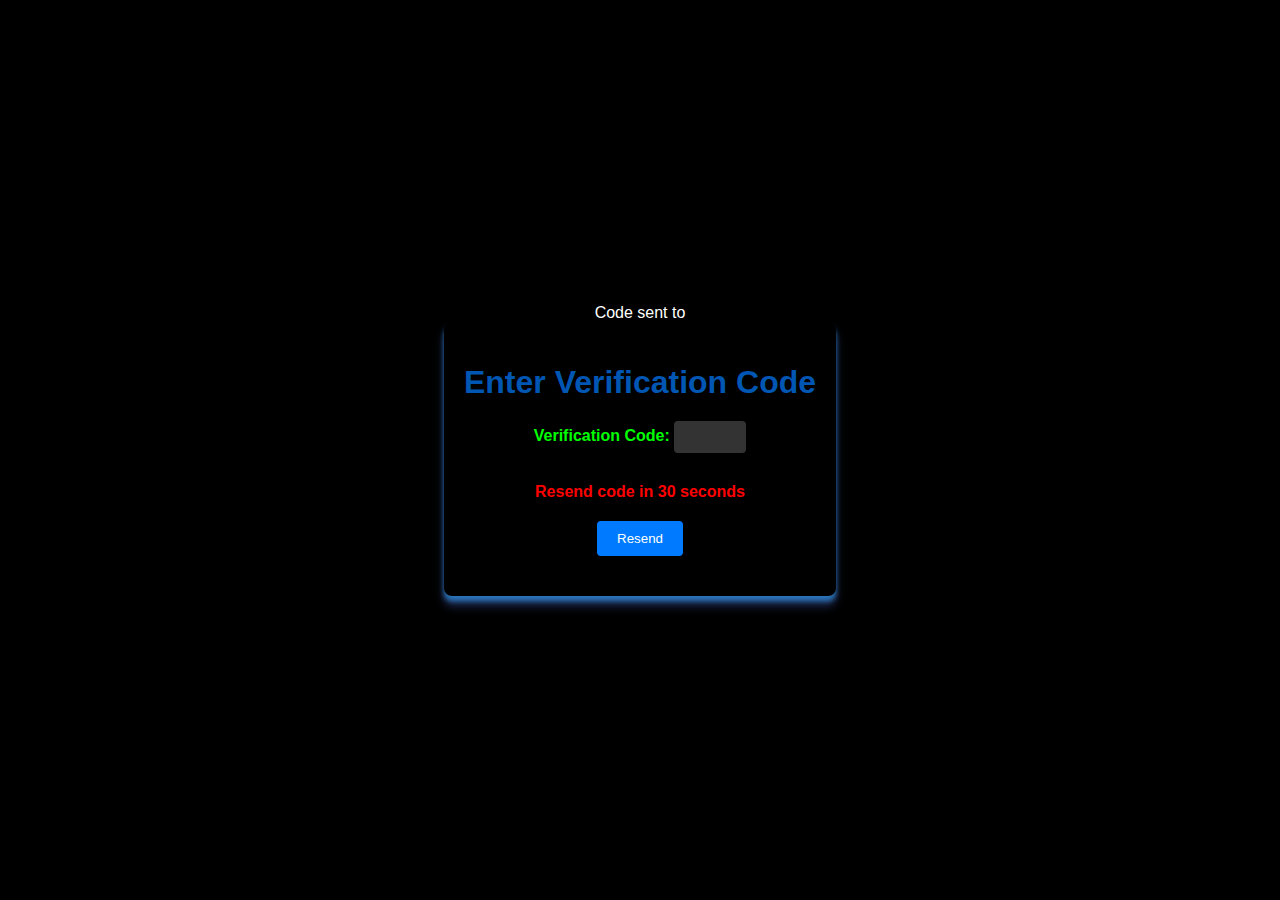
<file: verify/index.html>
<!DOCTYPE html>
<html lang="en">
<head>
    <title>Verification Code</title>
    <link rel="stylesheet" href="css/varify.css">
    <link rel="shortcut icon" href="../favicon.ico" type="image/x-icon">
    <meta charset="UTF-8">
    <meta name="viewport" content="width=device-width, initial-scale=1.0">
    <script src="js/mod.js"></script>
</head>
<body>

    <div class="comp-name">Code sent to <span class="eml"></span></div>
    <div class="container">
        <h1>Enter Verification Code</h1>
        <form id="verificationForm">
            <label for="verificationCode">Verification Code:</label>
            <input type="text" maxlength="5" id="verificationCode" name="verificationCode" required>
        </form>
        <div id="countdown">Resend code in <span id="timer">30</span> seconds</div>
        <button id="resendButton" disabled>Resend</button>
        <div id="message"></div>
    </div>
    <script src="js/verify.js"></script>
</body>
</html>
</file>
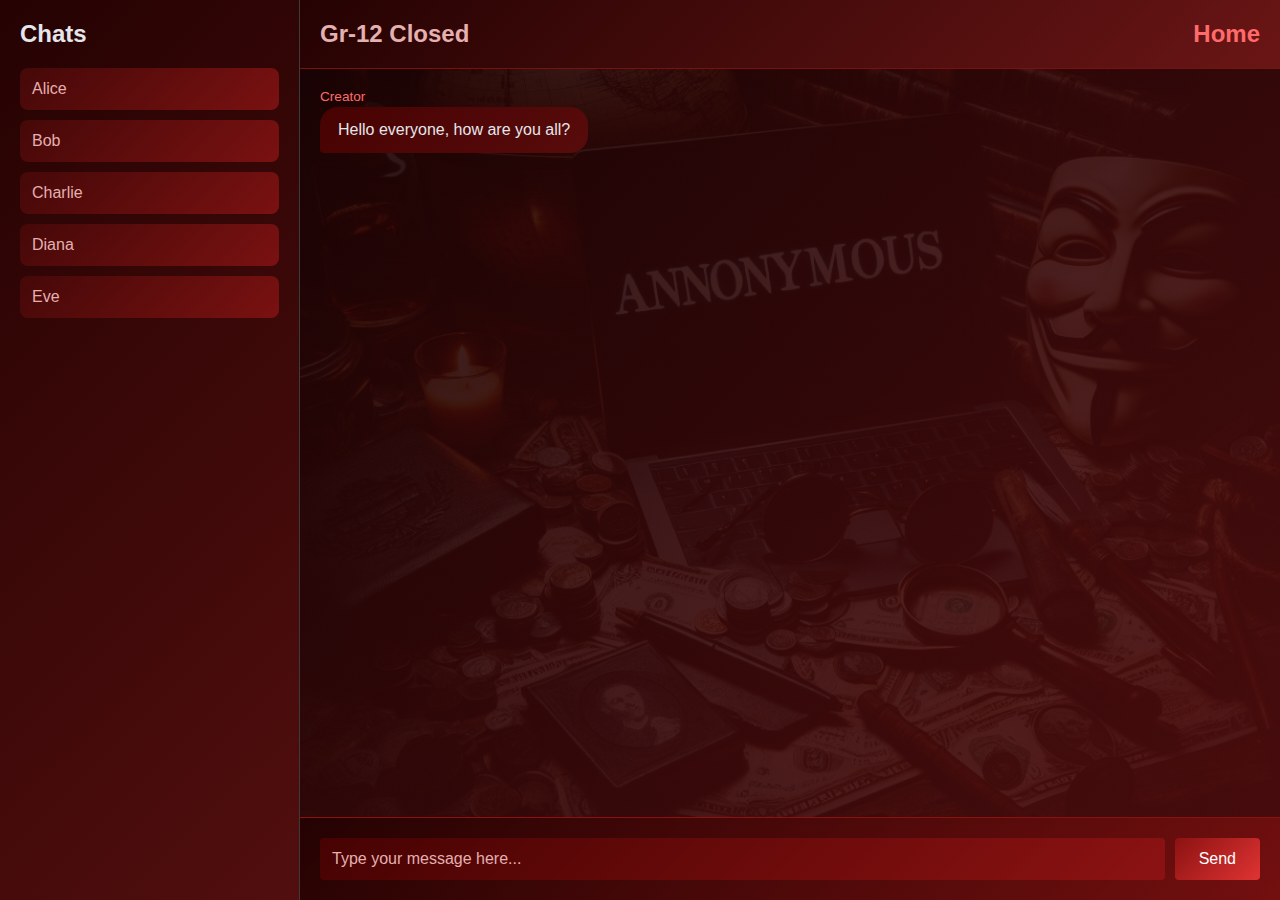
<file: Logged/dashboards/discussion-grade-12-closed/index.html>
<!DOCTYPE html>
<html lang="en">
<head>
  <meta charset="UTF-8" />
  <meta name="viewport" content="width=device-width, initial-scale=1.0" />
  <title>Learner Discussion | Grade 12</title>
  <link rel="shortcut icon" href="../../../favicon.ico" type="image/x-icon">
  <style>
    /* Reset & Basic Styling */
    * {
      box-sizing: border-box;
      margin: 0;
      padding: 0;
    }
    
    body {
      height: 100vh;
      overflow: hidden;
      background: linear-gradient(135deg, #180202, #460808, #7a1111);
      color: #e4e6eb;
      font-family: 'Segoe UI', Tahoma, Geneva, Verdana, sans-serif;
    }
    
    /* Main container holds sidebar & chat window */
    .container {
      display: flex;
      height: 100%;
    }
    
    /* Sidebar for contacts (visible on larger screens) */
    .sidebar {
      background:  linear-gradient(135deg, #250202, #520e0e);
      width: 25%;
      max-width: 300px;
      min-width: 250px;
      padding: 20px;
      border-right: 1px solid #3a3b3c;
      overflow-y: auto;
    }
    
    .sidebar h2 {
      margin-bottom: 20px;
      font-size: 1.5rem;
    }
    
    .chat-list-item {
      padding: 12px;
      margin-bottom: 10px;
      border-radius: 8px;
      background: linear-gradient(135deg, #460808, #7a1111);
  color: #e4b0b0;
      cursor: pointer;
      transition: background-color 0.2s ease;
      
    }
    
    .chat-list-item:hover {
        background: #911b1b;
    }
    
    /* Chat window area */
    .chat-window {
      flex: 1;
      display: flex;
      flex-direction: column;
      overflow: hidden;
    }
    
    /* Chat header (Group title) */
    .chat-header {
      padding: 20px;
      background: linear-gradient(135deg, #250202, #6a1515);
    border-bottom: 1px solid #7a1111;
    color: #e4b0b0;
    }
    
    .chat-header h2 {
      font-size: 1.5rem;
    }
    
    /* Chat messages with a perfect background image */
    .chat-body {
      flex: 1;
      position: relative;
      padding: 20px;
      overflow-y: auto;
      /* Background image with a dark gradient overlay for clarity */
      background: linear-gradient(135deg, rgba(28, 2, 2, 0.9), rgba(78, 12, 12, 0.9)),
        url('../../../sources/anonymous.png');
      background-size: cover;
      background-position: center;
    }
    
    /* Message container styling */
    .message {
      margin-bottom: 15px;
      display: flex;
      flex-direction: column;
      position: relative;
      z-index: 2;
    }
    
    /* Alignment for your own messages */
    .message-self {
      align-items: flex-end;
    }
    
    /* Alignment for messages from others */
    .message-other {
      align-items: flex-start;
    }
    
    /* Sender name styling */
    .sender {
      font-size: 0.85rem;
      color: #ff6b6b;
      margin-bottom: 3px;
      max-width: 50%;
    }
    
    /* Message bubble styling */
    .bubble {
      max-width: 60%;
      padding: 12px 18px;
      border-radius: 18px;
      font-size: 1rem;
      line-height: 1.4;
      position: relative;
      z-index: 2;
    }
    
    
    /* Messages sent by you */
    .message-self .bubble {
        background: linear-gradient(135deg, #8c1212, #e03333);
        color: #fff;
      border-bottom-right-radius: 4px;
    }
    
    /* Messages sent by others */
    .message-other .bubble {
        background: linear-gradient(135deg, #470202, #580b0b);
        color: #e4e6eb;
      border-bottom-left-radius: 4px;
    }
    
    /* Chat input area */
    .chat-input {
      padding: 20px;
      background: linear-gradient(135deg, #250202, #730f0f);
  border-top: 1px solid #8c1212;
    }
    
    .input-container {
      display: flex;
    }
    
    .input-container input[type="text"] {
      flex: 1;
      padding: 12px;
      border: none;
      border-radius: 4px;
      background: linear-gradient(135deg, #470202, #8c1212);
      color: #e4e6eb;
      font-size: 1rem;
    }
    
    .input-container input[type="text"]::placeholder {
        color: #e4b0b0;
    }
    
    .input-container button {
      margin-left: 10px;
      padding: 12px 24px;
      border: none;
      border-radius: 4px;
    
      font-size: 1rem;
      cursor: pointer;

      background: linear-gradient(135deg, #8c1212, #e03333);
      color: #fff;
        transition: background 0.2s ease;
    }
    
    .input-container button:hover {
        background: #c32424;
    }
    
    /* Custom scrollbar styling */
    ::-webkit-scrollbar {
      width: 6px;
    }
    
    ::-webkit-scrollbar-track {
        background: #5c0e0e;
    }
    
    ::-webkit-scrollbar-thumb {
        background: #a81919;
      border-radius: 3px;
    }
    
    /* Responsive adjustments */
    @media (max-width: 768px) {
      /* Hide the sidebar for smaller screens */
      .sidebar {
        display: none;
      }
      .chat-window {
        width: 100%;
      }
    }
    
    @media (max-width: 480px) {
      .chat-header h2 {
        font-size: 1.3rem;
      }
      .input-container input[type="text"] {
        font-size: 0.9rem;
      }
      .bubble {
        font-size: 0.9rem;
      }
      .chat-list-item {
        padding: 10px;
      }
    }

    header{
        display: flex;
        justify-content: space-between;
        align-items: center;
    }
    #nav_home{
        color: #ff6b6b;
       cursor: pointer;
    }
  </style>
</head>
<body>
  <div class="container">
    <!-- Sidebar (Contacts) visible on larger screens -->
    <aside class="sidebar">
      <h2>Chats</h2>
      <div class="chat-list-item">Alice</div>
      <div class="chat-list-item">Bob</div>
      <div class="chat-list-item">Charlie</div>
      <div class="chat-list-item">Diana</div>
      <div class="chat-list-item">Eve</div>
    </aside>
    
    <!-- Main chat window -->
    <div class="chat-window">
      <header class="chat-header">
        <h2>Gr-12 Closed</h2>
        <h2 id="nav_home">Home</h2>

      </header>
      
      <div class="chat-body" id="chatBody">
        <!-- Sample Group Chat Messages -->
        <div class="message message-other">
          <div class="sender">Creator</div>
          <div class="bubble">Hello everyone, how are you all?</div>
        </div>
        <!-- <div class="message message-self">
          <div class="sender">You</div>
          <div class="bubble">I'm doing well, thanks! What about you, Bob?</div>
        </div>
        <div class="message message-other">
          <div class="sender">Bob</div>
          <div class="bubble">Great! Excited for our meeting later.</div>
        </div> -->
      </div>
      
      <footer class="chat-input">
        <div class="input-container">
          <input type="text" id="chatInput" placeholder="Type your message here..." />
          <button id="sendButton" type="button">Send</button>
        </div>
      </footer>
    </div>
  </div>
  
  <script>
    // JavaScript to handle sending messages as the current user.
    const sendButton = document.getElementById('sendButton');
    const chatInput = document.getElementById('chatInput');
    const chatBody = document.getElementById('chatBody');
    const home= document.getElementById('nav_home');

    home.addEventListener('click',()=>{
        window.location.assign('../../')

    });
    
    sendButton.addEventListener('click', function () {
      const messageText = chatInput.value.trim();
      if (messageText !== "") {
        // Create a new message element for a self-sent message.
        const messageElem = document.createElement('div');
        messageElem.classList.add('message', 'message-self');
        messageElem.innerHTML = `<div class="sender">You</div><div class="bubble">${messageText}</div>`;
        chatBody.appendChild(messageElem);
        chatBody.scrollTop = chatBody.scrollHeight;
        chatInput.value = "";
      }
    });
    
    // Allow message sending on "Enter" key press.
    chatInput.addEventListener('keypress', function (e) {
      if (e.key === "Enter") {
        sendButton.click();
      }
    });
  </script>
</body>
</html>
</file>
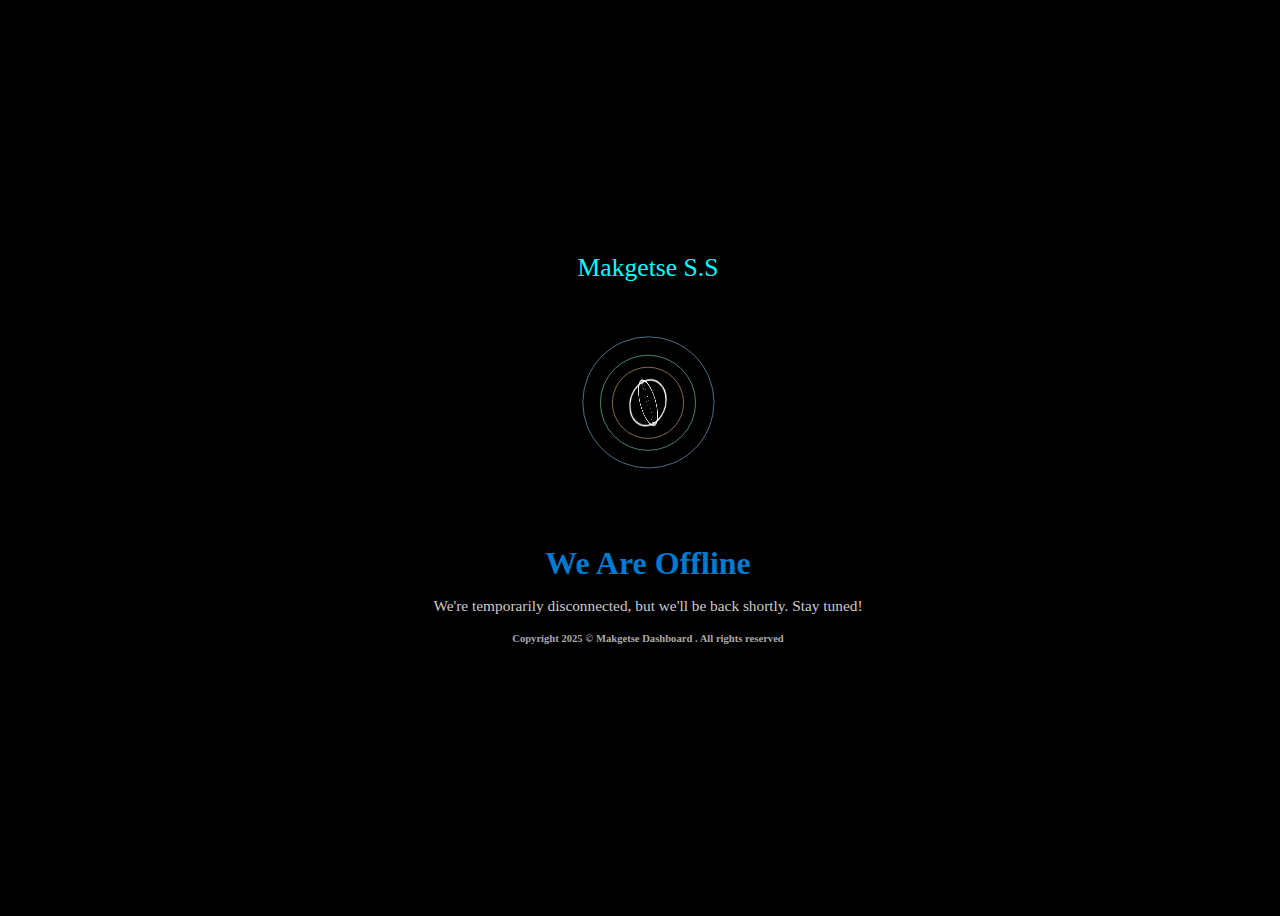
<file: Logged/dashboards/discussion-grade-12/index.html>
<!DOCTYPE html>
<html lang="en">
<head>
  <meta charset="UTF-8" />
  <meta name="viewport" content="width=device-width, initial-scale=1.0" />
  <link rel="shortcut icon" href="../../../favicon.ico" type="image/x-icon">
  <script src="js/mod.js"></script>
  <script src="../../../js/allhandler.js"></script>
  <title>Learner Discussion | Grade 12</title>
  <link rel="stylesheet" href="css/style.css">
  
</head>
<body>
  <div class="container">
    <!-- Sidebar (Contacts) visible on larger screens -->
    <aside class="sidebar">
      <h2>Chats</h2>
      <div class="chat-list-item">Alice</div>
      <div class="chat-list-item">Bob</div>
      <div class="chat-list-item">Charlie</div>
      <div class="chat-list-item">Diana</div>
      <div class="chat-list-item">Eve</div>
    </aside>
    
    <!-- Main chat window -->
    <div class="chat-window">
      <header class="chat-header">
        <h2>Gr-12 Open</h2>
        <h2 id="nav_home">Home</h2>

      </header>
      
      <div class="chat-body" id="chatBody">
        <div class="loading-dots"><div></div><div></div><div></div></div>
      </div>
      
      <footer class="chat-input">
        <div class="input-container">
          <input type="text" id="chatInput" placeholder="Type your message here..." />
          <button id="sendButton" type="button">Send</button>
        </div>
      </footer>
    </div>
  </div>
  
  <script src="js/script.js"></script>
  <script>
    // JavaScript to handle sending messages as the current user.
    const sendButton = document.getElementById('sendButton');
    const chatInput = document.getElementById('chatInput');
    const chatBody = document.getElementById('chatBody');
    const home= document.getElementById('nav_home');

    home.addEventListener('click',()=>{
        window.location.assign('../../')

    });
    
    sendButton.addEventListener('click', function () {
      const messageText = chatInput.value.trim();
      if (messageText !== "") {
        // Create a new message element for a self-sent message.
        sendmes(messageText);
        
      }
    });
    
    // Allow message sending on "Enter" key press.
    chatInput.addEventListener('keypress', function (e) {
      if (e.key === "Enter") {
        sendButton.click();
      }
    });
  </script>
  
</body>
</html>
</file>
<file: cost/css/cost.css>
* {
    box-sizing: border-box;
    margin: 0;
    padding: 0;
    font-family: Arial, sans-serif;
  }
  
  body {
    background-color: black;
    display: flex;
    justify-content: center;
    align-items: center;
    height: 100vh;
    color: #333;
    padding-top: 20px;
    padding-bottom: 20px;
    flex-direction: column;
  
  
  }
  
  .container {
    background-color: black;
    padding: 20px;
    border-radius: 8px;
    box-shadow: 0 5px 5px rgba(48, 150, 233, 0.7), 0 10px 10px rgba(44, 61, 115, 0.7), 0 10px 10px rgba(0, 0, 0, 1);
    max-width: 400px;
    width: 100%;
    text-align: center;
  }
  
  h1 {
    color: #007bff;
    margin-bottom: 20px;
  }
  
  label {
    display: block;
    margin-bottom: 10px;
    font-size: 18px;
  }
  
  input[type="number"] {
    width: 100%;
    padding: 10px;
    margin-bottom: 20px;
    border: 1px solid #333;
    border-radius: 4px;
  }
  
  p {
    font-size: 18px;
    margin-bottom: 20px;
  }
  
  button {
    background-color: #007bff;
    color: #fff;
    padding: 10px 20px;
    border: none;
    border-radius: 4px;
    cursor: pointer;
    font-size: 16px;
  }
  
  button:hover {
    background-color: #0056b3;
  }
@media (max-width:430px){
    .container {
        width: 80%
    }
    h1{
        font-size: 1.4rem;
    }
    .hi{
        font-size: 1rem;
    }
}  


.h{
    display: flex;
    justify-content: center;
    align-items: center;
    gap: 20px;

}
.continue{
 
    /* border: 1px solid red; */
    display: flex;
    justify-content: center;
    align-items: center;
   padding: 10px 10px;
 
    color: #ffffff;

  
    border-radius: 4px;
    cursor: pointer;
    font-size: 16px;
    background-color:#28a745 ;

}

#totalCost{
   color: rgb(0,255,0)
}

input{
    background-color: #333333;
    border: 1px solid #0056b3;
    color: #ffffff;
}

@media(max-width:276px){
    html{
       
        background-color: black;
    }
    body{
        display: none;
    }
}

.inf{
    font-weight: 1000;
    color: #ffffff;
    font-size: 1.5rem;
    margin-bottom: 20px;
}
.Uname{
    color: #28a745;
    font-size: 2rem;
    animation: colorFlow 5s alternate;
}


@media(min-height:410px){
   body{
    height:100vh;
    
   }
}
@media(max-height:409px){
   body{
    height:auto;
    
   }
}
@keyframes colorFlow {
  0% {
      color: black;
  }

  25% {
      color: white
  }

  50% {
      color: transparent;
      -webkit-text-stroke: 1px white;
  }

  70% {
      color: transparent;
      -webkit-text-stroke: 1px white;
  }

  100% {
      color: white;
  }
}

#footer{
 margin-top: 30px;
  text-align: center;
  font-size: small;
}
</file>
<file: register/css/reg.css>
* {
    box-sizing: border-box;
    padding: 0;
    margin: 0;
  }
  
  body {
    font-family: Arial, sans-serif;
    display: flex;
    justify-content: center;
    align-items: center;
    height: 100vh;
    margin: 0;
    background: #000;
    flex-direction: column;
    padding-top: 20px;
    padding-bottom: 20px;
  }
  
  .registration-container {
    background: #fff;
    box-shadow: 0 5px 5px rgba(48, 150, 233, 0.7), 0 10px 10px rgba(44, 61, 115, 0.7), 0 10px 10px rgba(0, 0, 0, 1);
    background: #000;
    padding: 20px;
    border-radius: 8px;
    /* box-shadow: 0 4px 8px rgba(0, 0, 0, 0.1); */
    max-width: 400px;
    width: 80vw;
    margin: 20px;
    transform: scale(0.85);
  }
  
  .registration-form {
    width: 100%;
  }
  
  h2 {
    text-align: center;
    margin-bottom: 20px;
    color: #ADD8E6;
  }
  
  .input-group {
    margin-bottom: 15px;
  }
  
  .input-group label {
    display: block;
    margin-bottom: 5px;
    color: #555;
  }
  
  .input-group input {
    width: 100%;
    padding: 10px;
    border: 1px solid #ddd;
    border-radius: 4px;
    background-color: #000;
    color: white;
    font-weight: 400;
  }
  
  button {
    width: 100%;
    padding: 10px;
    background: #007bff;
    border: none;
    border-radius: 4px;
    color: #fff;
    font-size: 16px;
    cursor: pointer;
    transition: background 0.3s ease;
  }
  
  button:hover {
    background: #0056b3;
  }
  
  .message {
    text-align: center;
    margin-top: 20px;
    color: #777;
  }
  
  .message a {
    color: #007bff;
    text-decoration: none;
  }
  
  .message a:hover {
    text-decoration: underline;
  }
  
  @media (max-width: 768px) {
    .registration-container {
      padding: 15px;
    }
  }
  
  @media (max-width: 480px) {
    .registration-container {
      padding: 10px;
    }
  
    h2 {
      font-size: 18px;
    }
  
    button {
      font-size: 14px;
    }
  
    .input-group input {
      padding: 8px;
    }
  }
  
  .com_name{
    margin-top: 30px;
    font-weight: 1000;
    font-family: 'Segoe UI', Tahoma, Geneva, Verdana, sans-serif;
    font-size: 1.5rem;
    color: #ADD8E6;
    animation: colorFlow 5s alternate;
  }
  @keyframes colorFlow {
    0% {
        color: black;
    }

    25% {
        color: white
    }

    50% {
        color: transparent;
        -webkit-text-stroke: 1px white;
    }

    70% {
        color: transparent;
        -webkit-text-stroke: 1px white;
    }

    100% {
        color: white;
    }
}


@media (min-width:320px){
    .com_name{
        font-size: 2rem;
    }
}
@media (max-width:274px){
    html{
      background-color: #000;
    }
    body{
      display: none;
    }
}
@media(max-height:597px){
  body{
    height: auto;
  }
  .registration-container{
    transform: scale(0.8);
  }
  .m2{
    transform: translateY(-200%);
  }
}


.m2{
  font-size: small;
  padding: 0 15%;
}



.load{
  width: 50px;
  height: 50px;
  border-radius: 50%;
  margin: 0 auto;
  display: flex;
  align-items: center;
  justify-content: center;
  background-color: #000;
  color: transparent;
  border-top:1px solid white ;
  border-bottom:1px solid white ;
  border-right:1px solid transparent ;
  border-left:1px solid transparent ;
  animation-name:rotate ;
  animation-duration: 2s;
  animation-iteration-count: infinite;
  animation-timing-function: ease-in-out;
  animation-direction: linear;
  cursor:not-allowed;

}


@keyframes rotate {
  0%{
    border-top:1px solid transparent ;
    border-bottom:1px solid transparent ;
    border-right:1px solid white ;
    border-left:1px solid white ;
  }
  50%{
    border-top:1px solid white ;
    border-bottom:1px solid white ;
    border-right:1px solid transparent ;
    border-left:1px solid transparent ;
  }
  100%{
    border-top:1px solid transparent ;
    border-bottom:1px solid transparent ;
    border-right:1px solid white ;
    border-left:1px solid white ;
  }

}

.input-group  #password{
  background-color: #000;
 }
</file>
<file: verify/css/varify.css>
body {
    font-family: 'Poppins', sans-serif;
    background-color: #000;
    display: flex;
    justify-content: center;
    align-items: center;
    height: 100vh;
    margin: 0;
    flex-direction: column;
}

.container {
    background-color: #000;
    padding: 20px;
    border-radius: 8px;
    box-shadow: 0 5px 5px rgba(48, 150, 233, 0.7), 0 10px 10px rgba(44, 61, 115, 0.7), 0 10px 10px rgba(0, 0, 0, 1);
    text-align: center;
}

h1 {
    margin-bottom: 20px;
    color: #0056b3;
}

label {
    display: inline;
    margin-bottom: 10px;
    font-weight: 600;
    color: rgb(0, 255, 0);
}

input[type="text"] {
    width: 50px;
    margin: 0 auto;
    padding: 10px;
    /* display: block; */
    margin-bottom: 20px;
    border: 1px solid transparent;
    border-radius: 4px;
    background-color: #333;
    height: 10px;
    color: white;


}

button {
    background-color: #007bff;
    color: #fff;
    padding: 10px 20px;
    border: none;
    border-radius: 4px;
    cursor: pointer;
    display: block;
    margin: 0 auto;
}

button:hover {
    background-color: #0056b3;
}

#message {
    margin-top: 20px;
    color: #ff0000;
}

@media(max-width:483px) {
    .container {
        width: 70vw;
    }

    h1 {
        font-size: large;
    }

}

@media(max-width:383px) {
    label {
        font-size: small;
    }

    h1 {
        font-size: medium;
    }
}


#countdown {
    margin-top:10px;
    color: red;
    margin-bottom: 20px;
    font-weight: 600;
}

#message {
    margin-top: 20px;
    color: #ff0000;
}

.comp-name{
    color: #fff;
}
</file>
<file: Logged/dashboards/discussion-grade-12/css/style.css>
/* Reset & Basic Styling */
    * {
      box-sizing: border-box;
      margin: 0;
      padding: 0;
    }
    
    body {
      height: 100vh;
      overflow: hidden;
      background-color: #18191a;
      color: #e4e6eb;
      font-family: 'Segoe UI', Tahoma, Geneva, Verdana, sans-serif;
    }
    
    /* Main container holds sidebar & chat window */
    .container {
      display: flex;
      height: 100%;
    }
    
    /* Sidebar for contacts (visible on larger screens) */
    .sidebar {
      background:  linear-gradient(135deg, #0a192f, #172a47);
      width: 25%;
      max-width: 300px;
      min-width: 250px;
      padding: 20px;
      border-right: 1px solid #3a3b3c;
      overflow-y: auto;
    }
    
    .sidebar h2 {
      margin-bottom: 20px;
      font-size: 1.5rem;
    }
    
    .chat-list-item {
      padding: 12px;
      margin-bottom: 10px;
      border-radius: 8px;
      background:linear-gradient(135deg, #1c2e48, #2a456b);
      cursor: pointer;
      transition: background-color 0.2s ease;
      color:#b0c7e6;
    }
    
    .chat-list-item:hover {
    background: #2e4d78;
    }
    
    /* Chat window area */
    .chat-window {
      flex: 1;
      display: flex;
      flex-direction: column;
      overflow: hidden;
    }
    
    /* Chat header (Group title) */
    .chat-header {
      padding: 20px;
      background: linear-gradient(135deg, #0a192f, #1e3458);
      border-bottom: 1px solid #3a3b3c;
    }
    
    .chat-header h2 {
      font-size: 1.5rem;
    }
    
    /* Chat messages with a perfect background image */
    .chat-body {
      flex: 1;
      position: relative;
      padding: 20px;
      overflow-y: auto;
      /* Background image with a dark gradient overlay for clarity */
      background: linear-gradient(135deg, rgba(15, 32, 62, 0.9), rgba(28, 59, 108, 0.9)),
        url('../../../../sources/logo3.png');
      background-size: cover;
      background-position: center;
    }
    
    /* Message container styling */
    .message {
      margin-bottom: 15px;
      display: flex;
      flex-direction: column;
      position: relative;
      z-index: 2;
    }
    
    /* Alignment for your own messages */
    .message-self {
      align-items: flex-end;
    }
    
    /* Alignment for messages from others */
    .message-other {
      align-items: flex-start;
    }
    
    /* Sender name styling */
    .sender {
      font-size: 0.85rem;
      color: #b0b3b8;
      margin-bottom: 3px;
      max-width: 50%;
    }
    
    /* Message bubble styling */
    .bubble {
      max-width: 60%;
      padding: 12px 18px;
      border-radius: 18px;
      font-size: 1rem;
      line-height: 1.4;
      position: relative;
      z-index: 2;
    }
    
    
    /* Messages sent by you */
    .message-self .bubble {
        background: linear-gradient(135deg, #1c3b6c, #3178c6);
        color: #fff;
      border-bottom-right-radius: 4px;
    }
    
    /* Messages sent by others */
    .message-other .bubble {
       background: linear-gradient(135deg, #2e3f56, #060a0f);
  color: #e4e6eb;
      border-bottom-left-radius: 4px;
    }
    
    /* Chat input area */
    .chat-input {
      padding: 20px;
      background: linear-gradient(135deg, #0a192f, #1e3458);
      border-top: 1px solid #2a3e5a;
      
    }
    
    .input-container {
      display: flex;
    }
    
    .input-container input[type="text"] {
      flex: 1;
      padding: 12px;
      border: none;
      border-radius: 4px;
      background: linear-gradient(135deg, #1c2e48, #2a456b);
      color: #e4e6eb;
      font-size: 1rem;
    }
    
    .input-container input[type="text"]::placeholder {
        color: #b0c7e6;
    }
    
    .input-container button {
      margin-left: 10px;
      padding: 12px 24px;
      border: none;
      border-radius: 4px;
    
      font-size: 1rem;
      cursor: pointer;

        background: linear-gradient(135deg, #1c3b6c, #3178c6);
        color: #fff;
        transition: background 0.2s ease;
    }
    
    .input-container button:hover {
      background-color: #008fdd;
    }
    
    /* Custom scrollbar styling */
    ::-webkit-scrollbar {
      width: 6px;
    }
    
    ::-webkit-scrollbar-track {
      background: #1e3458;
    }
    
    ::-webkit-scrollbar-thumb {
      background: #3178c6;
      border-radius: 3px;
    }
    
    /* Responsive adjustments */
    @media (max-width: 768px) {
      /* Hide the sidebar for smaller screens */
      .sidebar {
        display: none;
      }
      .chat-window {
        width: 100%;
      }
    .chat-input{
      position:fixed;
      bottom: 0;
      width:100vw;
      z-index:10000
    }
    }
    
    @media (max-width: 480px) {
      .chat-header h2 {
        font-size: 1.3rem;
      }
      .input-container input[type="text"] {
        font-size: 0.9rem;
      }
      .bubble {
        font-size: 0.9rem;
      }
      .chat-list-item {
        padding: 10px;
      }
    }

    header{
        display: flex;
        justify-content: space-between;
        align-items: center;
    }
    #nav_home{
        color: #008fdd;
        cursor: pointer;
    }

    .loading-dots {
        display: flex;
        gap: 8px;
        justify-content: center;
        align-items: center;
        height:50vh;
      }
      
      .loading-dots div {
        width: 20px;
        height: 20px;
        background-color: #3498db;
        border-radius: 50%;
        animation: bounce 1.5s infinite ease-in-out;
      }
      
      .loading-dots div:nth-child(1) {
        animation-delay: 0s;
      }
      
      .loading-dots div:nth-child(2) {
        animation-delay: 0.2s;
      }
      
      .loading-dots div:nth-child(3) {
        animation-delay: 0.4s;
      }
      
      @keyframes bounce {
        0%, 80%, 100% {
            transform: scale(0);
        }
        40% {
            transform: scale(1);
        }
      }
</file>
